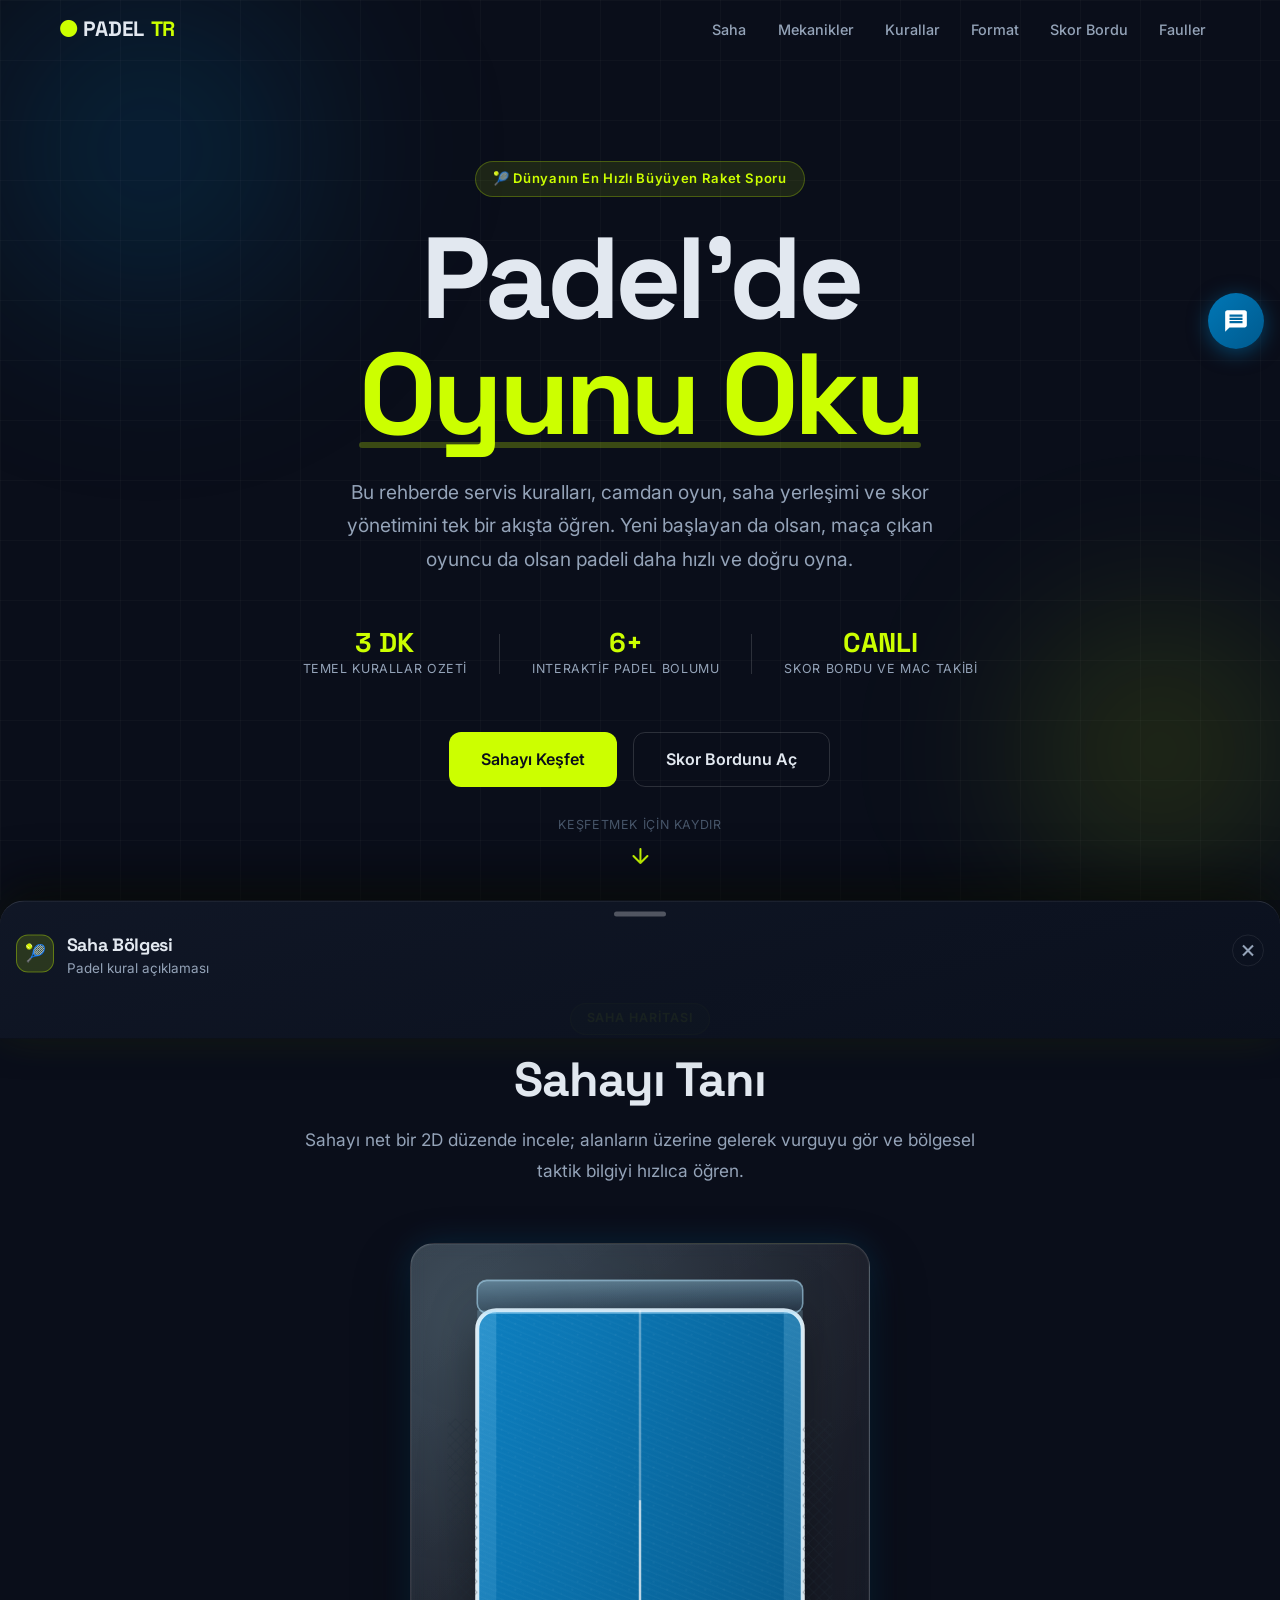
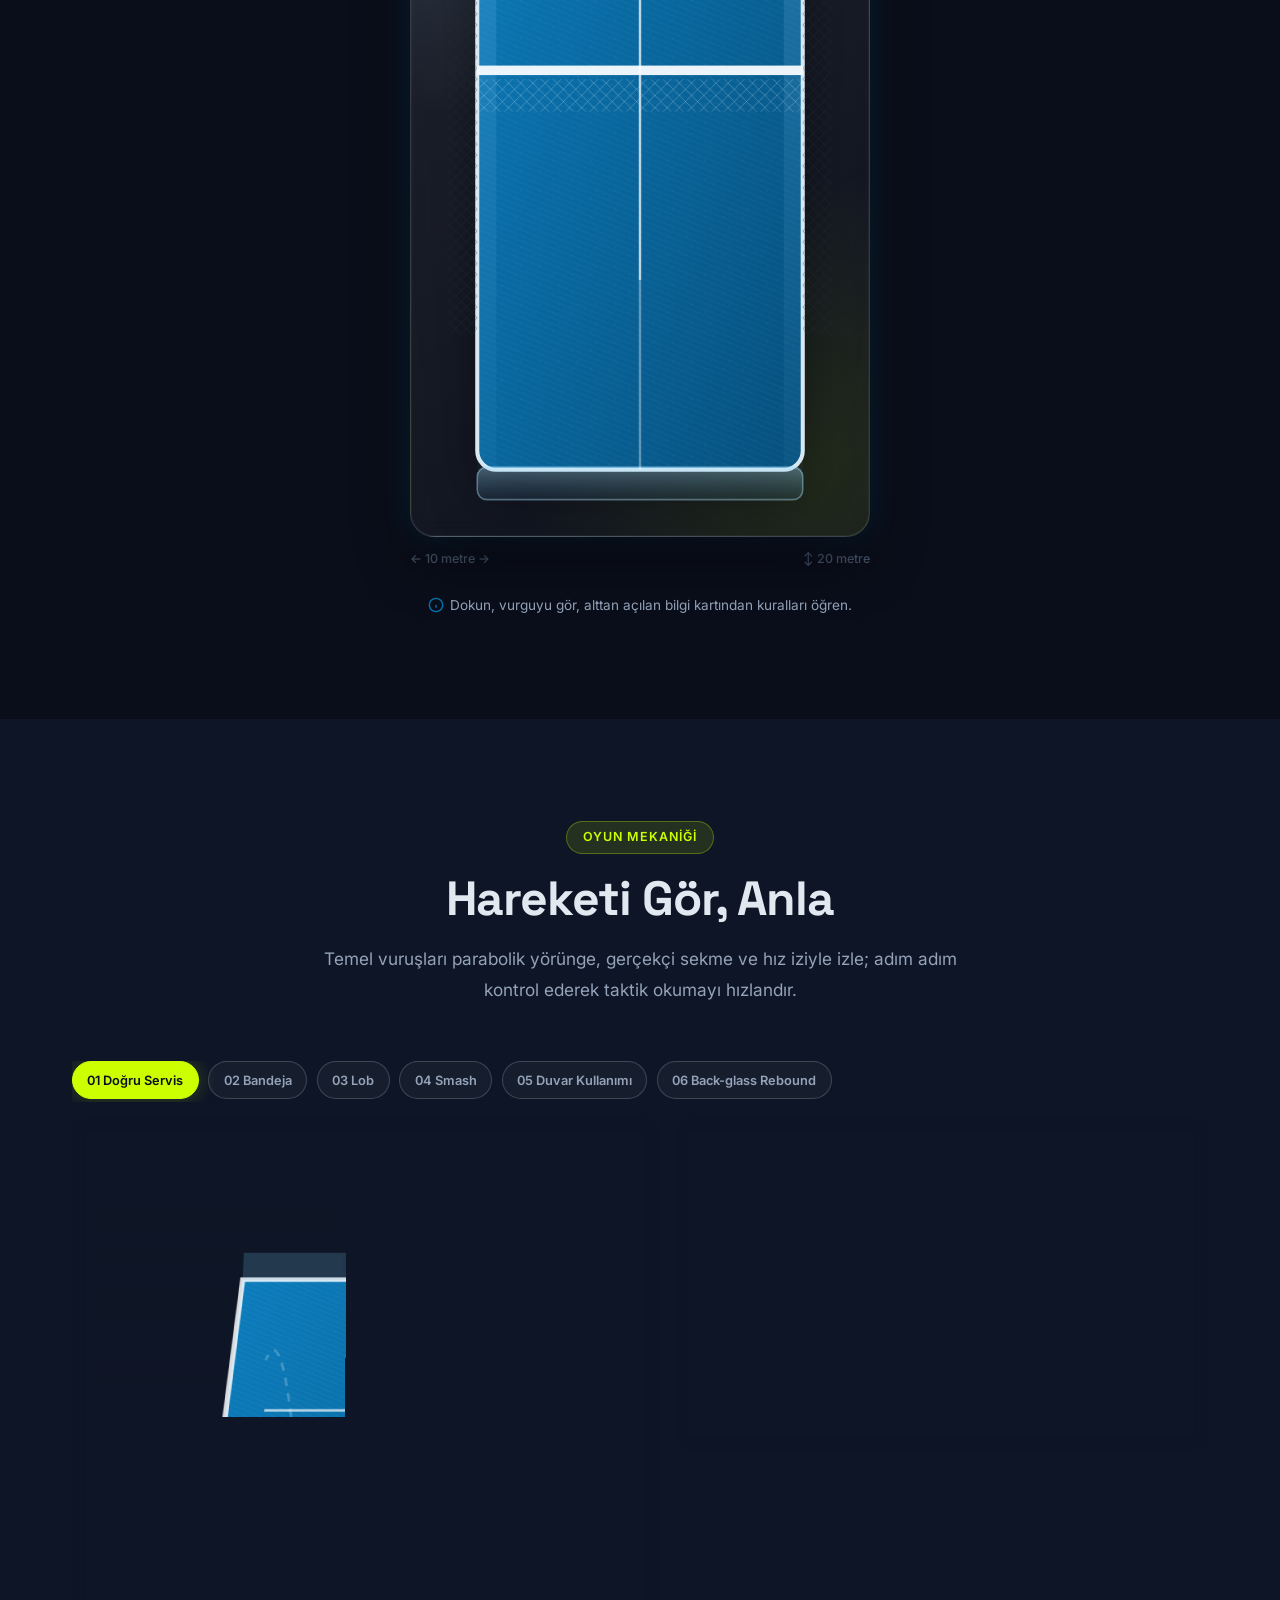
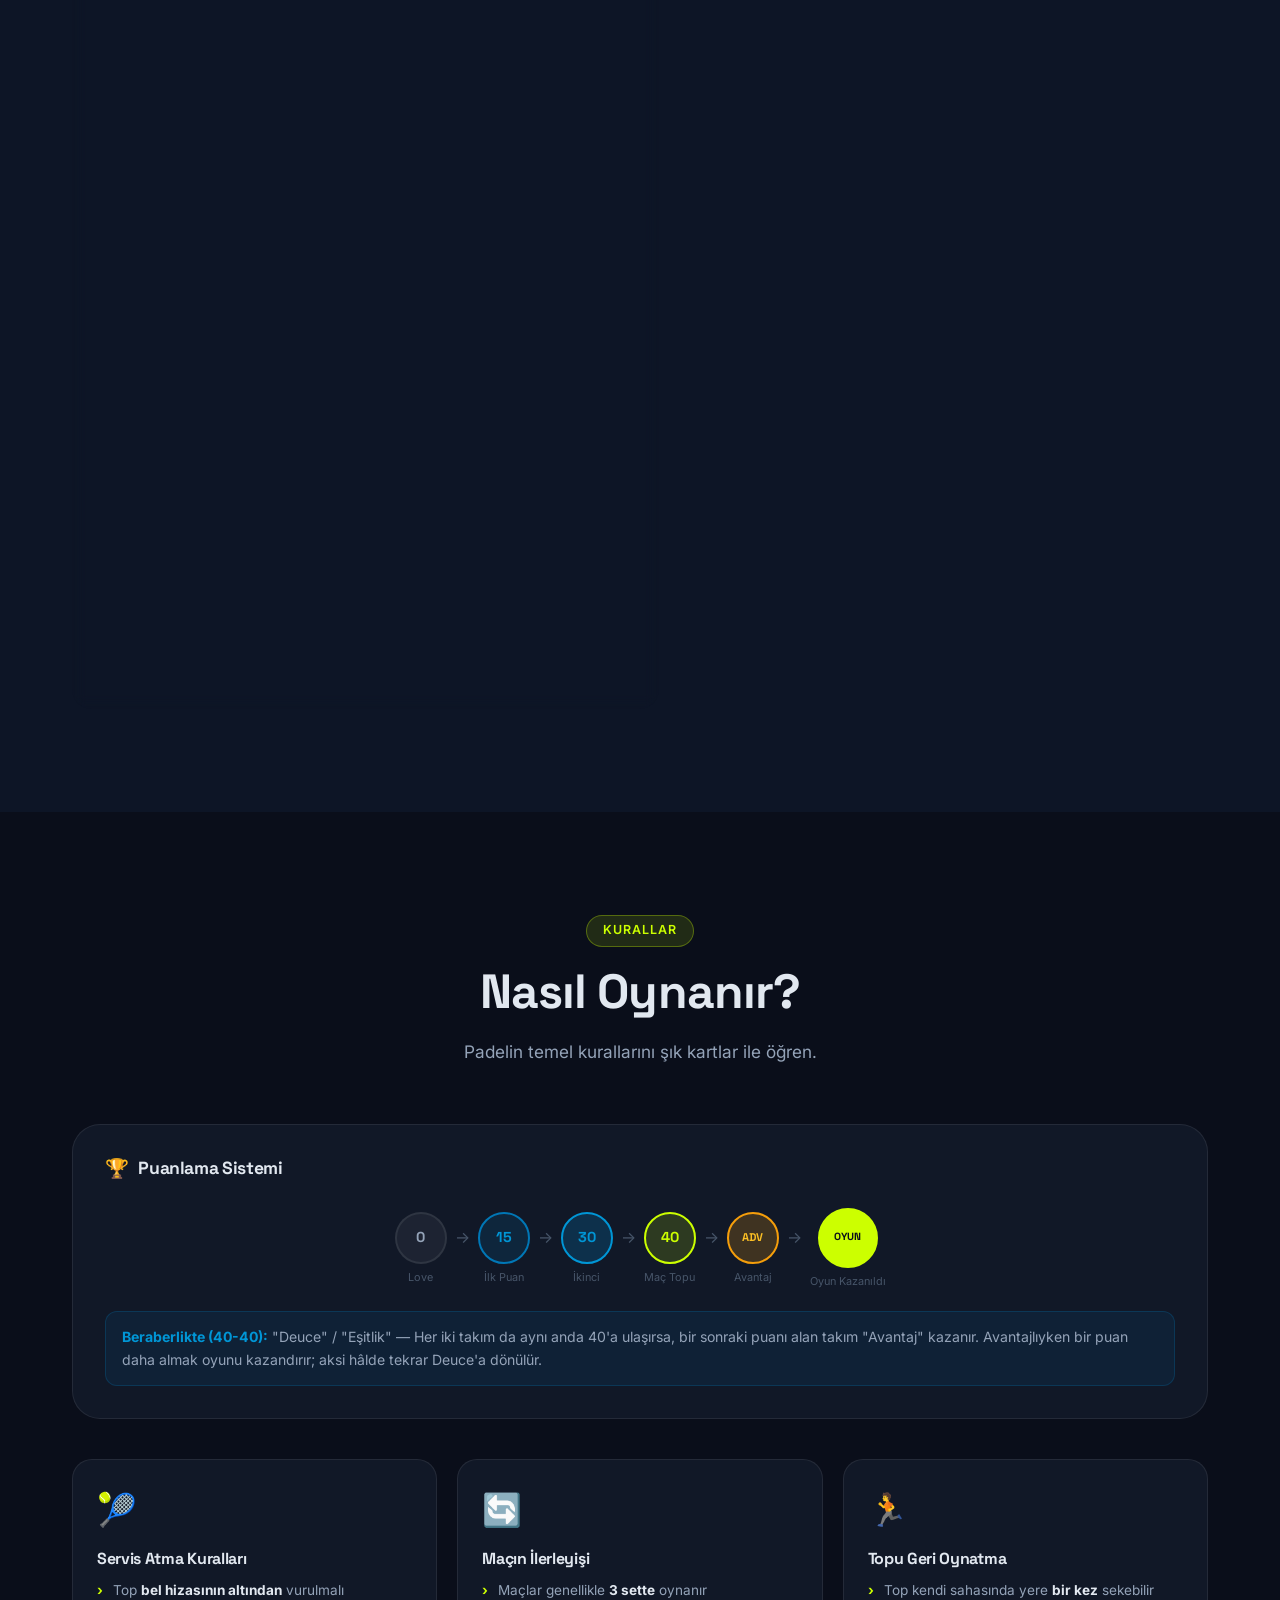
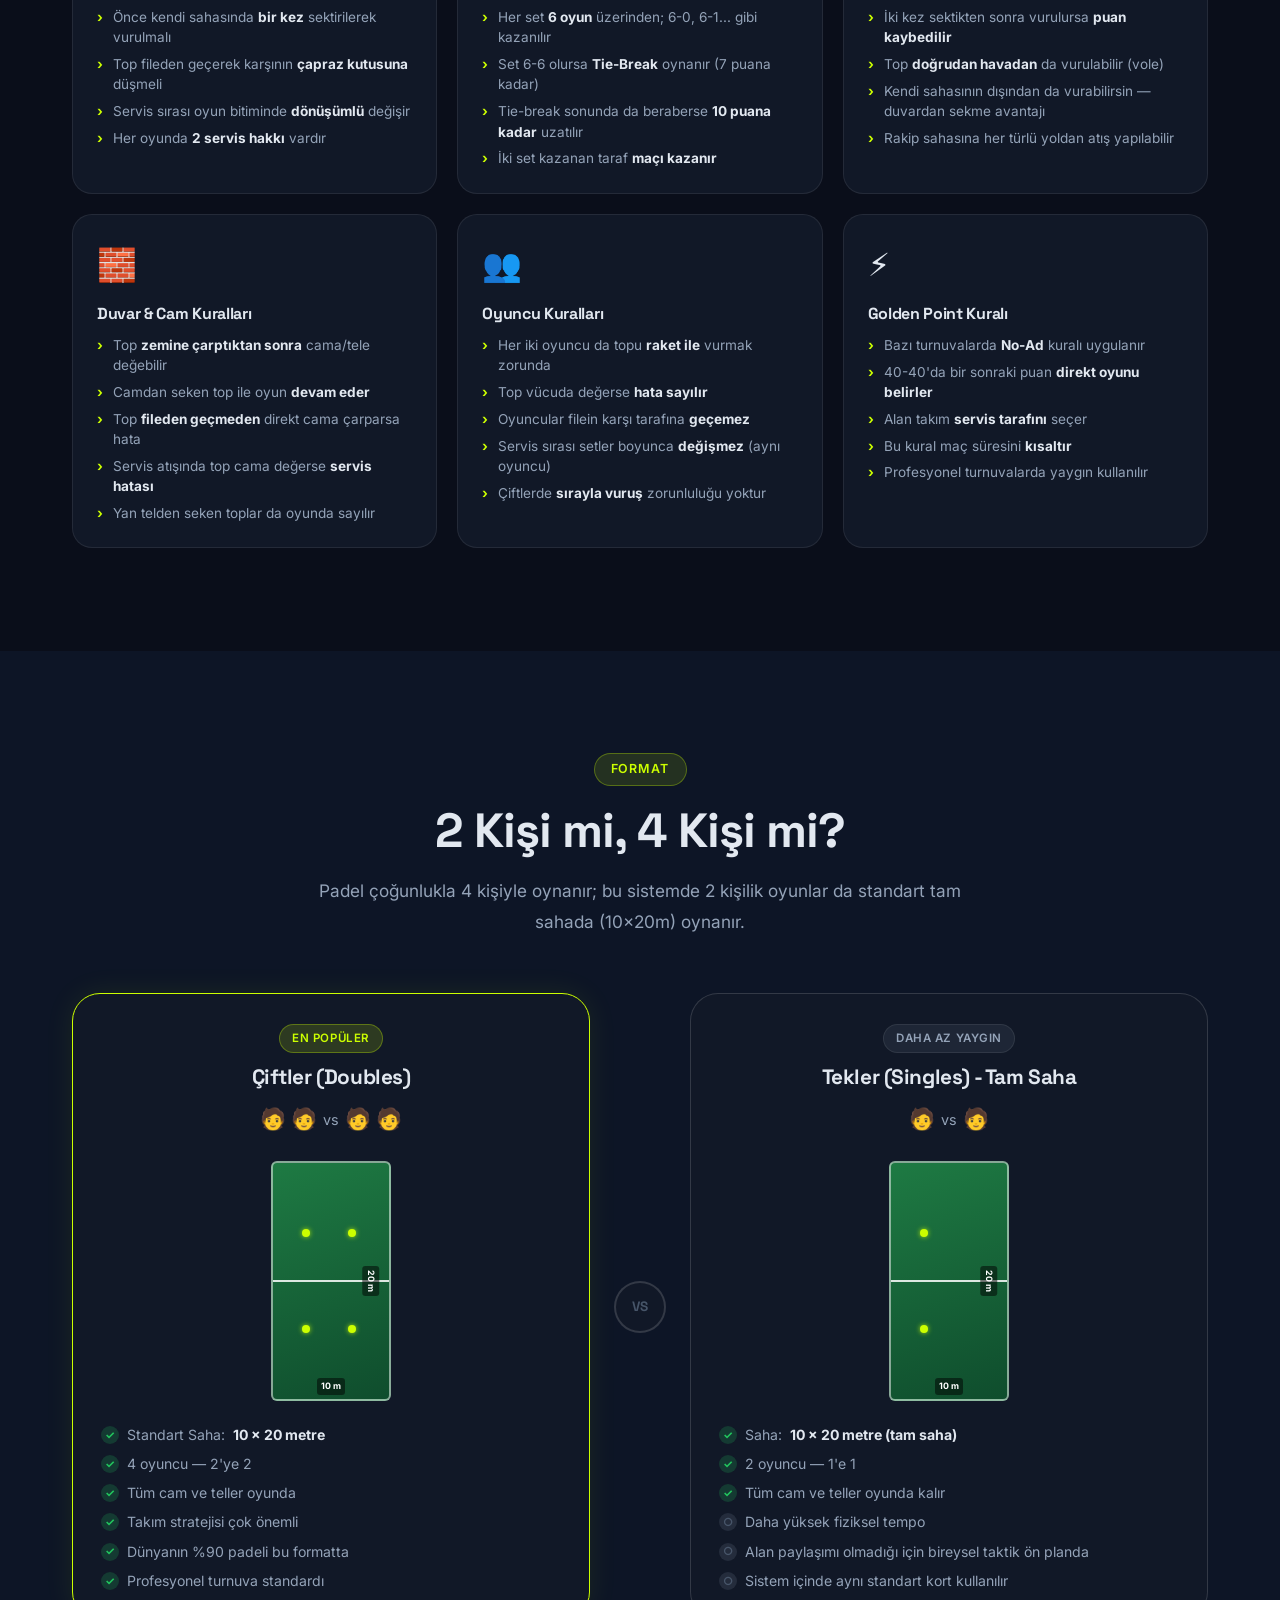
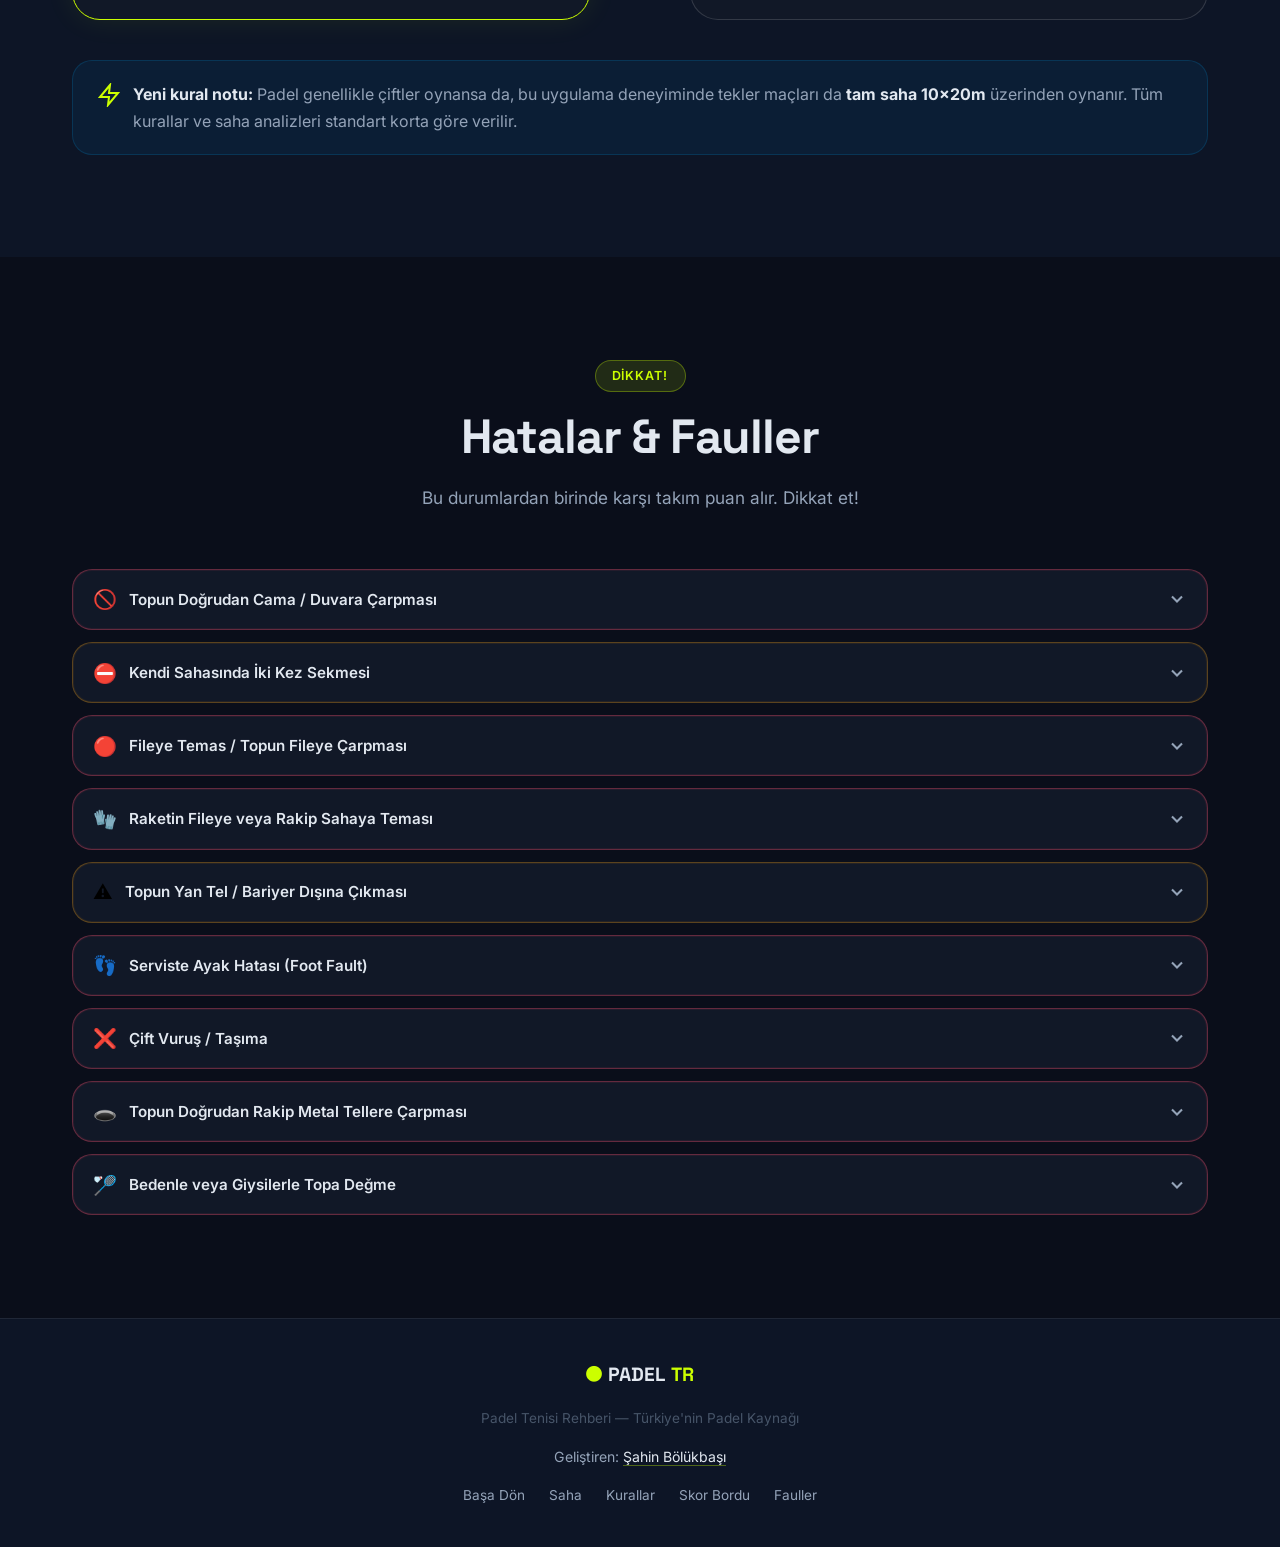
<file: index.html>
<!DOCTYPE html>
<html lang="tr">
<head>
  <meta charset="UTF-8" />
  <meta name="viewport" content="width=device-width, initial-scale=1.0" />
  <meta name="description" content="Padel Tenisi Rehberi — Kurallar, Saha Haritası, Oyun Mekaniği ve Daha Fazlası" />
  <title>İnteraktif Padel Tenisi Rehberi</title>
  <link rel="icon" type="image/svg+xml" href="data:image/svg+xml,%3Csvg xmlns='http://www.w3.org/2000/svg' viewBox='0 0 100 100'%3E%3Ctext y='0.9em' font-size='90'%3E%F0%9F%8E%BE%3C/text%3E%3C/svg%3E" />
  <link rel="stylesheet" href="style.css" />
  <link rel="preconnect" href="https://fonts.googleapis.com" />
  <link rel="preconnect" href="https://fonts.gstatic.com" crossorigin />
  <link href="https://fonts.googleapis.com/css2?family=Inter:wght@300;400;500;600;700;900&family=Space+Grotesk:wght@400;500;600;700&display=swap" rel="stylesheet" />
</head>
<body>

  <!-- ═══════════════════════════════════════════
       NAVIGATION
  ═══════════════════════════════════════════ -->
  <nav class="navbar" id="navbar">
    <div class="nav-inner">
      <a href="#hero" class="nav-logo">
        <span class="logo-ball">⬤</span>
        PADEL<span class="logo-accent">TR</span>
      </a>
      <button class="nav-toggle" id="navToggle" aria-label="Menüyü aç/kapat" aria-expanded="false" aria-controls="navLinks">
        <span></span><span></span><span></span>
      </button>
      <ul class="nav-links" id="navLinks">
        <li><a href="#court-map">Saha</a></li>
        <li><a href="#mechanics">Mekanikler</a></li>
        <li><a href="#rules">Kurallar</a></li>
        <li><a href="#formats">Format</a></li>
        <li><a href="scoreboard.html">Skor Bordu</a></li>
        <li><a href="#faults">Fauller</a></li>
      </ul>
    </div>
  </nav>

  <!-- ═══════════════════════════════════════════
       1. HERO BÖLÜMİ
  ═══════════════════════════════════════════ -->
  <section class="hero" id="hero">
    <div class="hero-bg">
      <div class="hero-orb hero-orb--1"></div>
      <div class="hero-orb hero-orb--2"></div>
      <div class="hero-grid-lines"></div>
    </div>
    <div class="hero-content">
      <div class="hero-badge">🎾 Dünyanın En Hızlı Büyüyen Raket Sporu</div>
      <h1 class="hero-title">
        Padel'de<br />
        <span class="hero-title--accent">Oyunu Oku</span>
      </h1>
      <p class="hero-subtitle">
        Bu rehberde servis kuralları, camdan oyun, saha yerleşimi ve skor yönetimini tek bir akışta öğren.
        Yeni başlayan da olsan, maça çıkan oyuncu da olsan padeli daha hızlı ve doğru oyna.
      </p>
      <div class="hero-stats">
        <div class="stat-item">
          <span class="stat-number">3 DK</span>
          <span class="stat-label">Temel Kurallar Ozeti</span>
        </div>
        <div class="stat-divider"></div>
        <div class="stat-item">
          <span class="stat-number">6+</span>
          <span class="stat-label">Interaktif Padel Bolumu</span>
        </div>
        <div class="stat-divider"></div>
        <div class="stat-item">
          <span class="stat-number">CANLI</span>
          <span class="stat-label">Skor Bordu ve Mac Takibi</span>
        </div>
      </div>
      <div class="hero-cta">
        <a href="#court-map" class="btn btn--primary">Sahayı Keşfet</a>
        <a href="scoreboard.html" class="btn btn--ghost">Skor Bordunu Aç</a>
      </div>
    </div>
    <div class="hero-scroll-hint">
      <span>Keşfetmek için kaydır</span>
      <div class="scroll-arrow">
        <svg width="24" height="24" viewBox="0 0 24 24" fill="none">
          <path d="M12 5v14M5 12l7 7 7-7" stroke="currentColor" stroke-width="2" stroke-linecap="round" stroke-linejoin="round"/>
        </svg>
      </div>
    </div>
  </section>

  <!-- ═══════════════════════════════════════════
       2. İNTERAKTİF SAHA HARİTASI
  ═══════════════════════════════════════════ -->
  <section class="section" id="court-map">
    <div class="container">
      <div class="section-header">
        <div class="section-tag">Saha Haritası</div>
        <h2 class="section-title">Sahayı Tanı</h2>
        <p class="section-desc">Sahayı net bir 2D düzende incele; alanların üzerine gelerek vurguyu gör ve bölgesel taktik bilgiyi hızlıca öğren.</p>
      </div>

      <div class="svg-court-panel">
        <div class="svg-court-wrap" id="svgCourtWrap">
          <svg class="svg-court" id="svgCourt" viewBox="0 0 320 640" role="img" aria-label="Padel sahası 2D üstten görünüm">
            <defs>
              <linearGradient id="courtSurfaceGrad" x1="0" y1="0" x2="1" y2="1">
                <stop offset="0%" stop-color="#0d7fc0" />
                <stop offset="40%" stop-color="#096ba4" />
                <stop offset="100%" stop-color="#064f7c" />
              </linearGradient>
              <linearGradient id="glassGradV" x1="0" y1="0" x2="0" y2="1">
                <stop offset="0%" stop-color="rgba(162,225,255,0.38)" />
                <stop offset="100%" stop-color="rgba(96,176,229,0.1)" />
              </linearGradient>
              <pattern id="monoFiber" width="8" height="8" patternUnits="userSpaceOnUse" patternTransform="rotate(22)">
                <rect width="8" height="8" fill="transparent" />
                <path d="M0 1 H8 M0 5 H8" stroke="rgba(190,240,255,0.07)" stroke-width="0.8" />
              </pattern>
              <pattern id="sandNoise" width="14" height="14" patternUnits="userSpaceOnUse">
                <circle cx="2" cy="2" r="0.7" fill="rgba(255,255,255,0.14)" />
                <circle cx="7" cy="5" r="0.6" fill="rgba(255,255,255,0.1)" />
                <circle cx="12" cy="8" r="0.8" fill="rgba(255,255,255,0.12)" />
                <circle cx="4" cy="11" r="0.55" fill="rgba(255,255,255,0.1)" />
              </pattern>
              <pattern id="meshPattern" width="8" height="8" patternUnits="userSpaceOnUse">
                <path d="M0 0 L8 8 M8 0 L0 8" stroke="rgba(33,44,56,0.52)" stroke-width="0.6" />
              </pattern>
              <pattern id="netPattern" width="9" height="9" patternUnits="userSpaceOnUse">
                <path d="M0 0 L9 9 M9 0 L0 9" stroke="rgba(244,250,255,0.46)" stroke-width="0.5" />
              </pattern>
              <filter id="zoneGlow" x="-80%" y="-80%" width="260%" height="260%">
                <feGaussianBlur stdDeviation="4" result="blur" />
                <feMerge>
                  <feMergeNode in="blur" />
                  <feMergeNode in="SourceGraphic" />
                </feMerge>
              </filter>
              <filter id="lineLift" x="-30%" y="-30%" width="160%" height="160%">
                <feDropShadow dx="0" dy="0.8" stdDeviation="0.7" flood-color="rgba(255,255,255,0.8)" flood-opacity="0.55" />
              </filter>
            </defs>
            <rect id="court-floor" class="court-zone" data-zone="court-floor" x="40" y="40" width="240" height="560" rx="14" fill="url(#courtSurfaceGrad)" stroke="rgba(240,250,255,0.92)" stroke-width="3" />
            <rect x="40" y="40" width="240" height="560" rx="14" fill="url(#monoFiber)" opacity="0.5" />
            <rect x="40" y="40" width="240" height="560" rx="14" fill="url(#sandNoise)" opacity="0.28" />

            <g class="back-glass court-zone" data-zone="back-panels">
              <rect x="40" y="18" width="240" height="24" rx="7" fill="url(#glassGradV)" stroke="rgba(180,230,255,0.55)" stroke-width="1.2" />
              <rect x="40" y="598" width="240" height="24" rx="7" fill="url(#glassGradV)" stroke="rgba(170,220,248,0.42)" stroke-width="1.2" />
            </g>

            <g class="side-mesh court-zone" data-zone="side-panels">
              <rect x="18" y="120" width="22" height="380" rx="5" fill="url(#meshPattern)" opacity="0.9" />
              <rect x="280" y="120" width="22" height="380" rx="5" fill="url(#meshPattern)" opacity="0.9" />
              <rect x="40" y="40" width="14" height="560" fill="url(#glassGradV)" opacity="0.55" />
              <rect x="266" y="40" width="14" height="560" fill="url(#glassGradV)" opacity="0.55" />
            </g>

            <line x1="40" y1="320" x2="280" y2="320" stroke="rgba(255,255,255,0.92)" stroke-width="3" filter="url(#lineLift)" />
            <line x1="40" y1="180" x2="280" y2="180" stroke="rgba(255,255,255,0.82)" stroke-width="2" filter="url(#lineLift)" />
            <line x1="40" y1="460" x2="280" y2="460" stroke="rgba(255,255,255,0.82)" stroke-width="2" filter="url(#lineLift)" />
            <line x1="160" y1="40" x2="160" y2="600" stroke="rgba(255,255,255,0.35)" stroke-width="1.8" />
            <line x1="160" y1="180" x2="160" y2="320" stroke="rgba(255,255,255,0.58)" stroke-width="1.7" />
            <line x1="160" y1="320" x2="160" y2="460" stroke="rgba(255,255,255,0.58)" stroke-width="1.7" />

            <g id="player-zone" class="court-zone" data-zone="player-zone">
              <rect x="92" y="448" width="136" height="152" rx="10" fill="transparent" />
            </g>

            <g class="service-boxes court-zone" data-zone="service-boxes">
              <rect x="40" y="40" width="120" height="140" rx="8" fill="transparent" />
              <rect x="160" y="40" width="120" height="140" rx="8" fill="transparent" />
              <rect x="40" y="460" width="120" height="140" rx="8" fill="transparent" />
              <rect x="160" y="460" width="120" height="140" rx="8" fill="transparent" />
            </g>

            <g id="net" class="court-zone" data-zone="net">
              <rect class="net-hit" x="40" y="302" width="240" height="34" rx="7" fill="transparent" />
              <rect x="40" y="312" width="240" height="24" fill="url(#netPattern)" opacity="0.72" />
              <rect x="40" y="302" width="240" height="7" fill="rgba(248,252,255,0.95)" />
            </g>
          </svg>
        </div>
        <div class="court-dimensions court-dimensions--svg">
          <span class="dim-width">← 10 metre →</span>
          <span class="dim-height">↕ 20 metre</span>
        </div>
      </div>

      <p class="court-hint">
        <svg width="16" height="16" viewBox="0 0 24 24" fill="none" stroke="currentColor" stroke-width="2"><circle cx="12" cy="12" r="10"/><path d="M12 16v-4M12 8h.01"/></svg>
        Dokun, vurguyu gör, alttan açılan bilgi kartından kuralları öğren.
      </p>
    </div>
  </section>

  <!-- ═══════════════════════════════════════════
       3. ANİMASYONLU OYUN MEKANİKLERİ
  ═══════════════════════════════════════════ -->
  <section class="section section--dark" id="mechanics">
    <div class="container">
      <div class="section-header">
        <div class="section-tag">Oyun Mekaniği</div>
        <h2 class="section-title">Hareketi Gör, Anla</h2>
        <p class="section-desc">Temel vuruşları parabolik yörünge, gerçekçi sekme ve hız iziyle izle; adım adım kontrol ederek taktik okumayı hızlandır.</p>
      </div>

      <div class="motion-lab" id="motionLab">
        <div class="motion-head">
          <div class="motion-tabs" role="tablist" aria-label="Padel vuruş animasyonları">
            <button class="motion-tab is-active" role="tab" data-motion="serve">01 Doğru Servis</button>
            <button class="motion-tab" role="tab" data-motion="bandeja">02 Bandeja</button>
            <button class="motion-tab" role="tab" data-motion="lob">03 Lob</button>
            <button class="motion-tab" role="tab" data-motion="smash">04 Smash</button>
            <button class="motion-tab" role="tab" data-motion="wall">05 Duvar Kullanımı</button>
            <button class="motion-tab" role="tab" data-motion="back-glass-rebound">06 Back-glass Rebound</button>
          </div>
        </div>

        <div class="motion-stage-card">
          <div class="motion-stage">
            <svg class="motion-svg" id="motionSvg" viewBox="0 0 320 640" aria-label="Animasyon sahnesi">
              <defs>
                <filter id="motionGlow" x="-60%" y="-60%" width="220%" height="220%">
                  <feGaussianBlur stdDeviation="4" result="blur" />
                  <feMerge>
                    <feMergeNode in="blur" />
                    <feMergeNode in="SourceGraphic" />
                  </feMerge>
                </filter>
                <radialGradient id="motionShadowGrad" cx="50%" cy="50%" r="50%">
                  <stop offset="0%" stop-color="rgba(6,10,18,0.58)" />
                  <stop offset="100%" stop-color="rgba(6,10,18,0.02)" />
                </radialGradient>
                <linearGradient id="motionCourtGrad" x1="0" y1="0" x2="1" y2="1">
                  <stop offset="0%" stop-color="#0d7fc0" />
                  <stop offset="100%" stop-color="#065887" />
                </linearGradient>
                <pattern id="motionFiber" width="8" height="8" patternUnits="userSpaceOnUse" patternTransform="rotate(24)">
                  <path d="M0 1 H8 M0 5 H8" stroke="rgba(200,242,255,0.08)" stroke-width="0.8" />
                </pattern>
              </defs>
              <polygon points="64,56 256,56 300,610 20,610" fill="url(#motionCourtGrad)" stroke="rgba(255,255,255,0.84)" stroke-width="4" />
              <polygon points="64,56 256,56 300,610 20,610" fill="url(#motionFiber)" opacity="0.7" />
              <line x1="56" y1="302" x2="264" y2="302" stroke="rgba(248,252,255,0.96)" stroke-width="6" opacity="0.85" />
              <line x1="84" y1="168" x2="278" y2="168" stroke="rgba(255,255,255,0.68)" stroke-width="2" />
              <line x1="42" y1="470" x2="288" y2="470" stroke="rgba(255,255,255,0.68)" stroke-width="2" />
              <line x1="160" y1="56" x2="160" y2="610" stroke="rgba(255,255,255,0.3)" stroke-width="2" />
              <polygon id="motionWallTop" points="64,32 256,32 256,56 64,56" fill="rgba(120,210,255,0.18)" />
              <polygon id="motionWallBottom" points="20,610 300,610 286,588 34,588" fill="rgba(120,210,255,0.14)" />
              <path id="motionPathGhost" d="" fill="none" stroke="rgba(255,255,255,0.22)" stroke-width="2" stroke-dasharray="7 6" />
              <g id="motionImpacts"></g>
              <g id="motionTrail"></g>
              <ellipse id="motionBallShadow" cx="160" cy="516" rx="10" ry="4.2" fill="url(#motionShadowGrad)" />
              <circle id="motionBall" cx="160" cy="500" r="8" fill="#ccff00" filter="url(#motionGlow)" />
              <g id="motionStriker">
                <!-- Player wrist/hand -->
                <circle cx="0" cy="0" r="5" fill="rgba(220,180,140,0.95)" />
                <!-- Arm to wrist -->
                <path d="M0 0 L-14 -10" stroke="rgba(200,160,120,0.9)" stroke-width="4.2" stroke-linecap="round" />
                <!-- Racket handle (thicker, angled) - padel style -->
                <rect x="2" y="-3.2" width="38" height="6.4" rx="3.2" fill="#c9956c" stroke="rgba(255,255,255,0.4)" stroke-width="1.2" />
                <!-- Racket head - larger, oval for padel (25-30 range) -->
                <ellipse cx="48" cy="0" rx="26" ry="21" fill="rgba(30,45,65,0.95)" stroke="rgba(240,248,255,0.98)" stroke-width="2.5" />
                <!-- Racket strings pattern - padel style grid -->
                <g stroke="rgba(200,220,255,0.75)" stroke-width="1.1" opacity="0.88">
                  <line x1="26" y1="-18" x2="70" y2="18" />
                  <line x1="26" y1="-12" x2="70" y2="12" />
                  <line x1="26" y1="-6" x2="70" y2="6" />
                  <line x1="26" y1="0" x2="70" y2="0" />
                  <line x1="26" y1="6" x2="70" y2="-6" />
                  <line x1="26" y1="12" x2="70" y2="-12" />
                  <line x1="26" y1="18" x2="70" y2="-18" />
                  <line x1="32" y1="-21" x2="64" y2="21" />
                  <line x1="40" y1="-21" x2="56" y2="21" />
                  <line x1="48" y1="-21" x2="48" y2="21" />
                  <line x1="56" y1="-21" x2="40" y2="21" />
                  <line x1="64" y1="-21" x2="32" y2="21" />
                </g>
                <!-- Swing arc indicator -->
                <path id="motionSwingArc" d="M2 -28 A42 42 0 0 1 2 28" fill="none" stroke="rgba(204,255,0,0.5)" stroke-width="2.2" stroke-linecap="round" opacity="0" />
              </g>
            </svg>
          </div>

          <div class="motion-controls">
            <button class="motion-btn" id="motionPrev" aria-label="Önceki adım">◀</button>
            <button class="btn btn--primary" id="motionPlay">Animasyonu Oyna</button>
            <button class="motion-btn" id="motionNext" aria-label="Sonraki adım">▶</button>
          </div>

          <div class="motion-progress-wrap">
            <input type="range" id="motionProgress" min="0" max="3" value="0" class="motion-progress" />
            <div class="motion-step-label" id="motionStepLabel">Adım 1</div>
          </div>

          <div class="motion-speed-wrap">
            <label for="motionSpeed" class="motion-speed-label">Animasyon Hızı</label>
            <input type="range" id="motionSpeed" class="motion-speed" min="0.5" max="2" step="0.1" value="1" />
            <div class="motion-speed-meta" id="motionSpeedMeta">Normal · 1.0x</div>
            <span class="motion-loop-timer" id="motionLoopTimer" aria-hidden="true"></span>
          </div>
        </div>

        <div class="motion-info-card">
          <h3 id="motionTitle">Doğru Servis</h3>
          <p id="motionDesc">Bel altı servis, çapraz kutuya düşüş ve camdan kontrollü sekme ile oyunu başlat.</p>
          <div class="motion-steps" id="motionSteps"></div>
        </div>
      </div>
    </div>
  </section>

  <!-- ═══════════════════════════════════════════
       4. KURALLAR VE OYNANIS
  ═══════════════════════════════════════════ -->
  <section class="section" id="rules">
    <div class="container">
      <div class="section-header">
        <div class="section-tag">Kurallar</div>
        <h2 class="section-title">Nasıl Oynanır?</h2>
        <p class="section-desc">Padelin temel kurallarını şık kartlar ile öğren.</p>
      </div>

      <!-- Puanlama Sistemi -->
      <div class="rules-block">
        <h3 class="rules-block-title">
          <span class="rules-icon">🏆</span>
          Puanlama Sistemi
        </h3>
        <div class="scoring-track">
          <div class="score-step">
            <div class="score-circle score-circle--0">0</div>
            <span>Love</span>
          </div>
          <div class="score-arrow">→</div>
          <div class="score-step">
            <div class="score-circle score-circle--15">15</div>
            <span>İlk Puan</span>
          </div>
          <div class="score-arrow">→</div>
          <div class="score-step">
            <div class="score-circle score-circle--30">30</div>
            <span>İkinci</span>
          </div>
          <div class="score-arrow">→</div>
          <div class="score-step">
            <div class="score-circle score-circle--40">40</div>
            <span>Maç Topu</span>
          </div>
          <div class="score-arrow">→</div>
          <div class="score-step">
            <div class="score-circle score-circle--adv">ADV</div>
            <span>Avantaj</span>
          </div>
          <div class="score-arrow">→</div>
          <div class="score-step">
            <div class="score-circle score-circle--game">OYUN</div>
            <span>Oyun Kazanıldı</span>
          </div>
        </div>
        <div class="scoring-note">
          <strong>Beraberlikte (40-40):</strong> "Deuce" / "Eşitlik" — Her iki takım da aynı anda 40'a ulaşırsa, bir sonraki puanı alan takım "Avantaj" kazanır. Avantajlıyken bir puan daha almak oyunu kazandırır; aksi hâlde tekrar Deuce'a dönülür.
        </div>
      </div>

      <!-- Kurallar Kartları -->
      <div class="rules-cards">

        <div class="rule-card" data-reveal>
          <div class="rule-card-icon">🎾</div>
          <h4>Servis Atma Kuralları</h4>
          <ul>
            <li>Top <strong>bel hizasının altından</strong> vurulmalı</li>
            <li>Önce kendi sahasında <strong>bir kez</strong> sektirilerek vurulmalı</li>
            <li>Top fileden geçerek karşının <strong>çapraz kutusuna</strong> düşmeli</li>
            <li>Servis sırası oyun bitiminde <strong>dönüşümlü</strong> değişir</li>
            <li>Her oyunda <strong>2 servis hakkı</strong> vardır</li>
          </ul>
        </div>

        <div class="rule-card" data-reveal>
          <div class="rule-card-icon">🔄</div>
          <h4>Maçın İlerleyişi</h4>
          <ul>
            <li>Maçlar genellikle <strong>3 sette</strong> oynanır</li>
            <li>Her set <strong>6 oyun</strong> üzerinden; 6-0, 6-1... gibi kazanılır</li>
            <li>Set 6-6 olursa <strong>Tie-Break</strong> oynanır (7 puana kadar)</li>
            <li>Tie-break sonunda da beraberse <strong>10 puana kadar</strong> uzatılır</li>
            <li>İki set kazanan taraf <strong>maçı kazanır</strong></li>
          </ul>
        </div>

        <div class="rule-card" data-reveal>
          <div class="rule-card-icon">🏃</div>
          <h4>Topu Geri Oynatma</h4>
          <ul>
            <li>Top kendi sahasında yere <strong>bir kez</strong> sekebilir</li>
            <li>İki kez sektikten sonra vurulursa <strong>puan kaybedilir</strong></li>
            <li>Top <strong>doğrudan havadan</strong> da vurulabilir (vole)</li>
            <li>Kendi sahasının dışından da vurabilirsin — duvardan sekme avantajı</li>
            <li>Rakip sahasına her türlü yoldan atış yapılabilir</li>
          </ul>
        </div>

        <div class="rule-card" data-reveal>
          <div class="rule-card-icon">🧱</div>
          <h4>Duvar & Cam Kuralları</h4>
          <ul>
            <li>Top <strong>zemine çarptıktan sonra</strong> cama/tele değebilir</li>
            <li>Camdan seken top ile oyun <strong>devam eder</strong></li>
            <li>Top <strong>fileden geçmeden</strong> direkt cama çarparsa hata</li>
            <li>Servis atışında top cama değerse <strong>servis hatası</strong></li>
            <li>Yan telden seken toplar da oyunda sayılır</li>
          </ul>
        </div>

        <div class="rule-card" data-reveal>
          <div class="rule-card-icon">👥</div>
          <h4>Oyuncu Kuralları</h4>
          <ul>
            <li>Her iki oyuncu da topu <strong>raket ile</strong> vurmak zorunda</li>
            <li>Top vücuda değerse <strong>hata sayılır</strong></li>
            <li>Oyuncular filein karşı tarafına <strong>geçemez</strong></li>
            <li>Servis sırası setler boyunca <strong>değişmez</strong> (aynı oyuncu)</li>
            <li>Çiftlerde <strong>sırayla vuruş</strong> zorunluluğu yoktur</li>
          </ul>
        </div>

        <div class="rule-card" data-reveal>
          <div class="rule-card-icon">⚡</div>
          <h4>Golden Point Kuralı</h4>
          <ul>
            <li>Bazı turnuvalarda <strong>No-Ad</strong> kuralı uygulanır</li>
            <li>40-40'da bir sonraki puan <strong>direkt oyunu belirler</strong></li>
            <li>Alan takım <strong>servis tarafını</strong> seçer</li>
            <li>Bu kural maç süresini <strong>kısaltır</strong></li>
            <li>Profesyonel turnuvalarda yaygın kullanılır</li>
          </ul>
        </div>

      </div>
    </div>
  </section>

  <!-- ═══════════════════════════════════════════
       5. SİNGLES VS DOUBLES
  ═══════════════════════════════════════════ -->
  <section class="section section--dark" id="formats">
    <div class="container">
      <div class="section-header">
        <div class="section-tag">Format</div>
        <h2 class="section-title">2 Kişi mi, 4 Kişi mi?</h2>
        <p class="section-desc">Padel çoğunlukla 4 kişiyle oynanır; bu sistemde 2 kişilik oyunlar da standart tam sahada (10×20m) oynanır.</p>
      </div>

      <div class="format-comparison">

        <!-- Doubles -->
        <div class="format-card format-card--doubles">
          <div class="format-card-header">
            <div class="format-badge format-badge--popular">En Popüler</div>
            <h3>Çiftler (Doubles)</h3>
            <div class="format-players">
              <div class="player-icon">🧑</div>
              <div class="player-icon">🧑</div>
              <span>vs</span>
              <div class="player-icon">🧑</div>
              <div class="player-icon">🧑</div>
            </div>
          </div>
          <div class="format-court-visual format-court-visual--doubles">
            <div class="fv-net"></div>
            <div class="fv-dim fv-dim--w">10 m</div>
            <div class="fv-dim fv-dim--h">20 m</div>
            <div class="fv-players">
              <div class="fv-player fv-player--1"></div>
              <div class="fv-player fv-player--2"></div>
              <div class="fv-player fv-player--3"></div>
              <div class="fv-player fv-player--4"></div>
            </div>
          </div>
          <ul class="format-features">
            <li class="feature--yes">
              <span class="fi">✓</span>
              Standart Saha: <strong>10 × 20 metre</strong>
            </li>
            <li class="feature--yes">
              <span class="fi">✓</span>
              4 oyuncu — 2'ye 2
            </li>
            <li class="feature--yes">
              <span class="fi">✓</span>
              Tüm cam ve teller oyunda
            </li>
            <li class="feature--yes">
              <span class="fi">✓</span>
              Takım stratejisi çok önemli
            </li>
            <li class="feature--yes">
              <span class="fi">✓</span>
              Dünyanın %90 padeli bu formatta
            </li>
            <li class="feature--yes">
              <span class="fi">✓</span>
              Profesyonel turnuva standardı
            </li>
          </ul>
        </div>

        <!-- vs divider -->
        <div class="format-vs">
          <div class="vs-circle">VS</div>
        </div>

        <!-- Singles on Full Court -->
        <div class="format-card format-card--singles">
          <div class="format-card-header">
            <div class="format-badge format-badge--singles">Daha Az Yaygın</div>
            <h3>Tekler (Singles) - Tam Saha</h3>
            <div class="format-players">
              <div class="player-icon">🧑</div>
              <span>vs</span>
              <div class="player-icon">🧑</div>
            </div>
          </div>
          <div class="format-court-visual format-court-visual--doubles">
            <div class="fv-net"></div>
            <div class="fv-dim fv-dim--w">10 m</div>
            <div class="fv-dim fv-dim--h">20 m</div>
            <div class="fv-players">
              <div class="fv-player fv-player--1"></div>
              <div class="fv-player fv-player--3"></div>
            </div>
          </div>
          <ul class="format-features">
            <li class="feature--yes">
              <span class="fi">✓</span>
              Saha: <strong>10 × 20 metre (tam saha)</strong>
            </li>
            <li class="feature--yes">
              <span class="fi">✓</span>
              2 oyuncu — 1'e 1
            </li>
            <li class="feature--yes"><span class="fi">✓</span>Tüm cam ve teller oyunda kalır</li>
            <li class="feature--note"><span class="fi">○</span>Daha yüksek fiziksel tempo</li>
            <li class="feature--note"><span class="fi">○</span>Alan paylaşımı olmadığı için bireysel taktik ön planda</li>
            <li class="feature--note"><span class="fi">○</span>Sistem içinde aynı standart kort kullanılır</li>
          </ul>
        </div>

      </div>

      <!-- Key difference callout -->
      <div class="format-callout">
        <svg width="24" height="24" viewBox="0 0 24 24" fill="none" stroke="currentColor" stroke-width="2"><polygon points="13 2 3 14 12 14 11 22 21 10 12 10 13 2"/></svg>
        <p><strong>Yeni kural notu:</strong> Padel genellikle çiftler oynansa da, bu uygulama deneyiminde tekler maçları da <strong>tam saha 10×20m</strong> üzerinden oynanır. Tüm kurallar ve saha analizleri standart korta göre verilir.</p>
      </div>

    </div>
  </section>

  <!-- ═══════════════════════════════════════════
       6. HATALAR VE CEZALAR (FAUL)
  ═══════════════════════════════════════════ -->
  <section class="section" id="faults">
    <div class="container">
      <div class="section-header">
        <div class="section-tag">Dikkat!</div>
        <h2 class="section-title">Hatalar & Fauller</h2>
        <p class="section-desc">Bu durumlardan birinde karşı takım puan alır. Dikkat et!</p>
      </div>

      <div class="faults-grid">

        <!-- Accordion item 1 -->
        <div class="fault-item fault-item--critical" data-accordion>
          <button class="fault-header" aria-expanded="false">
            <div class="fault-header-left">
              <span class="fault-icon">🚫</span>
              <span class="fault-title">Topun Doğrudan Cama / Duvara Çarpması</span>
            </div>
            <span class="fault-chevron">
              <svg width="20" height="20" viewBox="0 0 24 24" fill="none" stroke="currentColor" stroke-width="2.5"><path d="M6 9l6 6 6-6"/></svg>
            </span>
          </button>
          <div class="fault-body">
            <p>Top, fileyi geçtikten sonra rakip sahasında önce <strong>yere değmeden</strong> doğrudan arka cama veya yan duvara çarparsa, <strong>bu atış hata sayılır</strong> ve rakip puan alır.</p>
            <div class="fault-example">
              <span class="fault-example-wrong">✗ Yanlış:</span> File → Direkt cam → Puan kaybı
              <br />
              <span class="fault-example-right">✓ Doğru:</span> File → Zemin sekme → Cam → Oyun devam
            </div>
          </div>
        </div>

        <!-- Accordion item 2 -->
        <div class="fault-item fault-item--warning" data-accordion>
          <button class="fault-header" aria-expanded="false">
            <div class="fault-header-left">
              <span class="fault-icon">⛔</span>
              <span class="fault-title">Kendi Sahasında İki Kez Sekmesi</span>
            </div>
            <span class="fault-chevron">
              <svg width="20" height="20" viewBox="0 0 24 24" fill="none" stroke="currentColor" stroke-width="2.5"><path d="M6 9l6 6 6-6"/></svg>
            </span>
          </button>
          <div class="fault-body">
            <p>Rakipten gelen top kendi sahanızda iki kez yere değdiğinde topun <strong>oyun dışı</strong> sayılması gerekir. İlk sekeye kadar vurabilirsiniz; ikinci sekeden sonra vuramazsınız.</p>
            <div class="fault-example">
              <span class="fault-example-wrong">✗ Yanlış:</span> Top 2. kez yere değdi → vurdun → Puan kaybı
              <br />
              <span class="fault-example-right">✓ Doğru:</span> 1. sekeden hemen sonra vur
            </div>
          </div>
        </div>

        <!-- Accordion item 3 -->
        <div class="fault-item fault-item--critical" data-accordion>
          <button class="fault-header" aria-expanded="false">
            <div class="fault-header-left">
              <span class="fault-icon">🔴</span>
              <span class="fault-title">Fileye Temas / Topun Fileye Çarpması</span>
            </div>
            <span class="fault-chevron">
              <svg width="20" height="20" viewBox="0 0 24 24" fill="none" stroke="currentColor" stroke-width="2.5"><path d="M6 9l6 6 6-6"/></svg>
            </span>
          </button>
          <div class="fault-body">
            <p>Vurulan top fileye çarparsa ve karşıya geçemezse <strong>puan kaybedilir</strong>. Oyuncunun bedeninin veya raketinin file ile temas etmesi de hata sayılır.</p>
            <div class="fault-example">
              <span class="fault-example-wrong">✗ Yanlış:</span> Top file bandına çarptı, geçemedi → Hata
              <br />
              <span class="fault-example-right">✓ Özel:</span> Servis topunun file bandına değip karşıya geçmesi → Servis tekrarı (Let)
            </div>
          </div>
        </div>

        <!-- Accordion item 4 -->
        <div class="fault-item fault-item--critical" data-accordion>
          <button class="fault-header" aria-expanded="false">
            <div class="fault-header-left">
              <span class="fault-icon">🧤</span>
              <span class="fault-title">Raketin Fileye veya Rakip Sahaya Teması</span>
            </div>
            <span class="fault-chevron">
              <svg width="20" height="20" viewBox="0 0 24 24" fill="none" stroke="currentColor" stroke-width="2.5"><path d="M6 9l6 6 6-6"/></svg>
            </span>
          </button>
          <div class="fault-body">
            <p>Vuruş sırasında raketin fileye değmesi veya rakibin oyun alanına temas etmesi <strong>anlık ihlal</strong> kabul edilir. Puan doğrudan karşı takıma yazılır.</p>
            <div class="fault-example">
              <span class="fault-example-wrong">✗ Yanlış:</span> Smaç sonrası raket fileyi geçti, rakip sahaya değdi → Hata
              <br />
              <span class="fault-example-right">✓ Doğru:</span> Vuruş sonrası raket tamamen kendi tarafta kalmalı
            </div>
          </div>
        </div>

        <!-- Accordion item 5 -->
        <div class="fault-item fault-item--warning" data-accordion>
          <button class="fault-header" aria-expanded="false">
            <div class="fault-header-left">
              <span class="fault-icon">⚠️</span>
              <span class="fault-title">Topun Yan Tel / Bariyer Dışına Çıkması</span>
            </div>
            <span class="fault-chevron">
              <svg width="20" height="20" viewBox="0 0 24 24" fill="none" stroke="currentColor" stroke-width="2.5"><path d="M6 9l6 6 6-6"/></svg>
            </span>
          </button>
          <div class="fault-body">
            <p>Top sahanın sınırları dışına çıkarsa (yan tel üzerinden veya arka duvarın üstünden), o atış <strong>hata</strong> sayılır ve puan kaybedilir.</p>
            <div class="fault-example">
              <span class="fault-example-wrong">✗ Yanlış:</span> Top yan telin üstünden dışarı çıktı → Hata
              <br />
              <span class="fault-example-right">✓ Doğru:</span> Top tel içinde kalmalı, seken top geçerli
            </div>
          </div>
        </div>

        <!-- Accordion item 6 -->
        <div class="fault-item fault-item--critical" data-accordion>
          <button class="fault-header" aria-expanded="false">
            <div class="fault-header-left">
              <span class="fault-icon">👣</span>
              <span class="fault-title">Serviste Ayak Hatası (Foot Fault)</span>
            </div>
            <span class="fault-chevron">
              <svg width="20" height="20" viewBox="0 0 24 24" fill="none" stroke="currentColor" stroke-width="2.5"><path d="M6 9l6 6 6-6"/></svg>
            </span>
          </button>
          <div class="fault-body">
            <p>Servis anında oyuncunun ayağının çizgiye basması veya servis alanı dışına taşması <strong>ayak hatası</strong>dır. Servis geçersiz sayılır.</p>
            <div class="fault-example">
              <span class="fault-example-wrong">✗ Yanlış:</span> Servis vuruşunda arka çizgiye basıldı → Servis hatası
              <br />
              <span class="fault-example-right">✓ Doğru:</span> Vuruş anında iki ayak da çizgi gerisinde ve dengede
            </div>
          </div>
        </div>

        <!-- Accordion item 7 -->
        <div class="fault-item fault-item--critical" data-accordion>
          <button class="fault-header" aria-expanded="false">
            <div class="fault-header-left">
              <span class="fault-icon">❌</span>
              <span class="fault-title">Çift Vuruş / Taşıma</span>
            </div>
            <span class="fault-chevron">
              <svg width="20" height="20" viewBox="0 0 24 24" fill="none" stroke="currentColor" stroke-width="2.5"><path d="M6 9l6 6 6-6"/></svg>
            </span>
          </button>
          <div class="fault-body">
            <p>Top raketten iki kez vuruşu veya raket yüzeyinde taşınması <strong>hata</strong> sayılır. Her vuruş tek, temiz bir hareketle yapılmalıdır.</p>
            <div class="fault-example">
              <span class="fault-example-wrong">✗ Yanlış:</span> Aynı vuruşta topa iki kez değdi → Hata
              <br />
              <span class="fault-example-right">✓ Doğru:</span> Tek, temiz ve net vuruş
            </div>
          </div>
        </div>

        <!-- Accordion item 8 -->
        <div class="fault-item fault-item--critical" data-accordion>
          <button class="fault-header" aria-expanded="false">
            <div class="fault-header-left">
              <span class="fault-icon">🕳️</span>
              <span class="fault-title">Topun Doğrudan Rakip Metal Tellere Çarpması</span>
            </div>
            <span class="fault-chevron">
              <svg width="20" height="20" viewBox="0 0 24 24" fill="none" stroke="currentColor" stroke-width="2.5"><path d="M6 9l6 6 6-6"/></svg>
            </span>
          </button>
          <div class="fault-body">
            <p>Top rakip sahada zemine temas etmeden doğrudan metal tel bölgesine çarparsa atış geçersizdir ve <strong>hata</strong> kararı verilir.</p>
            <div class="fault-example">
              <span class="fault-example-wrong">✗ Yanlış:</span> File sonrası top direkt rakip tele çarptı → Puan kaybı
              <br />
              <span class="fault-example-right">✓ Doğru:</span> Önce zemin teması, sonra tel/cam sekmesi
            </div>
          </div>
        </div>

        <!-- Accordion item 9 -->
        <div class="fault-item fault-item--critical" data-accordion>
          <button class="fault-header" aria-expanded="false">
            <div class="fault-header-left">
              <span class="fault-icon">🏸</span>
              <span class="fault-title">Bedenle veya Giysilerle Topa Değme</span>
            </div>
            <span class="fault-chevron">
              <svg width="20" height="20" viewBox="0 0 24 24" fill="none" stroke="currentColor" stroke-width="2.5"><path d="M6 9l6 6 6-6"/></svg>
            </span>
          </button>
          <div class="fault-body">
            <p>Oyuncunun gövdesi, kolu veya giysileri topa değerse <strong>puan kaybedilir</strong>. Top sadece raket yüzeyi ile vurulabilir.</p>
            <div class="fault-example">
              <span class="fault-example-wrong">✗ Yanlış:</span> Top oyuncunun koluna değdi → Rakip puan alır
              <br />
              <span class="fault-example-right">✓ Doğru:</span> Sadece raket yüzeyi ile temas
            </div>
          </div>
        </div>

      </div>
    </div>
  </section>

  <!-- ═══════════════════════════════════════════
       FOOTER
  ═══════════════════════════════════════════ -->
  <footer class="footer">
    <div class="container">
      <div class="footer-inner">
        <div class="footer-brand">
          <span class="logo-ball">⬤</span>
          PADEL<span class="logo-accent">TR</span>
        </div>
        <p class="footer-copy">Padel Tenisi Rehberi &mdash; Türkiye'nin Padel Kaynağı</p>
        <p class="footer-credit">Geliştiren: <a class="credit-link" href="https://www.linkedin.com/in/sahinbolukbasi/" target="_blank" rel="noopener noreferrer">Şahin Bölükbaşı</a></p>
        <div class="footer-links">
          <a href="#hero">Başa Dön</a>
          <a href="#court-map">Saha</a>
          <a href="#rules">Kurallar</a>
          <a href="scoreboard.html">Skor Bordu</a>
          <a href="#faults">Fauller</a>
        </div>
      </div>
    </div>
  </footer>

  <!-- Mobile Bottom Sheet: Court Zone Details -->
  <div class="sheet-overlay" id="sheetOverlay"></div>
  <aside class="court-sheet" id="courtSheet" aria-hidden="true" aria-label="Saha bölgesi bilgi kartı">
    <div class="sheet-grabber"></div>
    <div class="sheet-header">
      <div class="sheet-icon" id="sheetIcon">🎾</div>
      <div>
        <h3 class="sheet-title" id="sheetTitle">Saha Bölgesi</h3>
        <p class="sheet-subtitle" id="sheetSubtitle">Padel kural açıklaması</p>
      </div>
      <button class="sheet-close" id="sheetClose" aria-label="Kartı kapat">
        <svg width="20" height="20" viewBox="0 0 24 24" fill="none" stroke="currentColor" stroke-width="2.5"><path d="M18 6 6 18M6 6l12 12"/></svg>
      </button>
    </div>
    <div class="sheet-body">
      <p class="sheet-desc" id="sheetDesc"></p>
      <ul class="sheet-rules" id="sheetRules"></ul>
    </div>
  </aside>

  <!-- ═══════════════════════════════════════════
       GEMINI AI CHAT WIDGET
  ═══════════════════════════════════════════ -->
  <div class="chat-widget" id="chatWidget">

    <!-- FAB Toggle Button -->
    <button class="chat-fab" id="chatFab" aria-label="AI Padel Asistanı">
      <svg class="chat-fab-icon chat-fab-icon--open" width="26" height="26" viewBox="0 0 24 24" fill="currentColor"><path d="M20 2H4c-1.1 0-2 .9-2 2v18l4-4h14c1.1 0 2-.9 2-2V4c0-1.1-.9-2-2-2zm-2 12H6v-2h12v2zm0-3H6V9h12v2zm0-3H6V6h12v2z"/></svg>
      <svg class="chat-fab-icon chat-fab-icon--close" width="24" height="24" viewBox="0 0 24 24" fill="none" stroke="currentColor" stroke-width="2.5" style="display:none"><path d="M18 6 6 18M6 6l12 12"/></svg>
      <span class="chat-fab-badge" id="chatFabBadge" style="display:none">!</span>
    </button>

    <!-- Chat Window -->
    <div class="chat-window" id="chatWindow" aria-hidden="true">

      <!-- Header -->
      <div class="cw-header">
        <div class="cw-header-left">
          <div class="cw-avatar">
            <svg width="20" height="20" viewBox="0 0 24 24" fill="currentColor"><path d="M12 2C6.48 2 2 6.48 2 12s4.48 10 10 10 10-4.48 10-10S17.52 2 12 2zm-2 15l-5-5 1.41-1.41L10 14.17l7.59-7.59L19 8l-9 9z"/></svg>
          </div>
          <div>
            <div class="cw-title">Padel AI Asistanı</div>
            <div class="cw-subtitle" id="cwSubtitle">API anahtarı gerekli</div>
          </div>
        </div>
        <button class="cw-close" id="chatClose" aria-label="Kapat">
          <svg width="18" height="18" viewBox="0 0 24 24" fill="none" stroke="currentColor" stroke-width="2.5"><path d="M18 6 6 18M6 6l12 12"/></svg>
        </button>
      </div>

      <!-- API Key Panel -->
      <div class="cw-apikey-panel" id="cwApikeyPanel">
        <div class="cw-apikey-icon">🔑</div>
        <h4>Gemini API Anahtarı</h4>
        <p>AI asistanını aktif etmek için Google AI Studio'dan ücretsiz API anahtarı girin.</p>
        <div class="cw-apikey-field">
          <input
            type="password"
            id="cwApiKeyInput"
            placeholder="AIza... API Anahtarınız"
            autocomplete="off"
            spellcheck="false"
          />
          <button class="cw-apikey-save" id="cwApiKeySave">Kaydet</button>
        </div>
        <div class="cw-apikey-hint">
          <a href="https://aistudio.google.com/app/apikey" target="_blank" rel="noopener noreferrer">→ Ücretsiz API anahtarı al (aistudio.google.com)</a>
        </div>
      </div>

      <!-- Messages -->
      <div class="cw-messages" id="cwMessages" role="log" aria-live="polite">
        <div class="cw-msg cw-msg--bot">
          <div class="cw-msg-avatar">🤖</div>
          <div class="cw-msg-bubble">
            Merhaba! Ben Padel AI Asistanı. Padel kuralları, teknikler ve stratejiler hakkında her soruyu yanıtlarım. Ne öğrenmek istersiniz? 🎾
          </div>
        </div>
      </div>

      <!-- API key change bar -->
      <div class="cw-keybar" id="cwKeybar" style="display:none">
        <svg width="11" height="11" viewBox="0 0 24 24" fill="currentColor"><path d="M18 8h-1V6c0-2.76-2.24-5-5-5S7 3.24 7 6v2H6c-1.1 0-2 .9-2 2v10c0 1.1.9 2 2 2h12c1.1 0 2-.9 2-2V10c0-1.1-.9-2-2-2zm-6 9c-1.1 0-2-.9-2-2s.9-2 2-2 2 .9 2 2-.9 2-2 2zm3.1-9H8.9V6c0-1.71 1.39-3.1 3.1-3.1 1.71 0 3.1 1.39 3.1 3.1v2z"/></svg>
        API anahtarı ayarlı
        <button class="cw-keybar-change" id="cwKeybarChange">Değiştir</button>
      </div>

      <!-- Input area -->
      <div class="cw-input-area">
        <textarea
          id="cwInput"
          class="cw-textarea"
          placeholder="Padel hakkında bir soru sor..."
          rows="1"
          disabled
          aria-label="Mesaj yaz"
        ></textarea>
        <button class="cw-send" id="cwSend" disabled aria-label="Mesajı gönder">
          <svg width="18" height="18" viewBox="0 0 24 24" fill="currentColor"><path d="M2.01 21L23 12 2.01 3 2 10l15 2-15 2z"/></svg>
        </button>
      </div>

    </div>
  </div>

  <script src="script.js"></script>
</body>
</html>
</file>
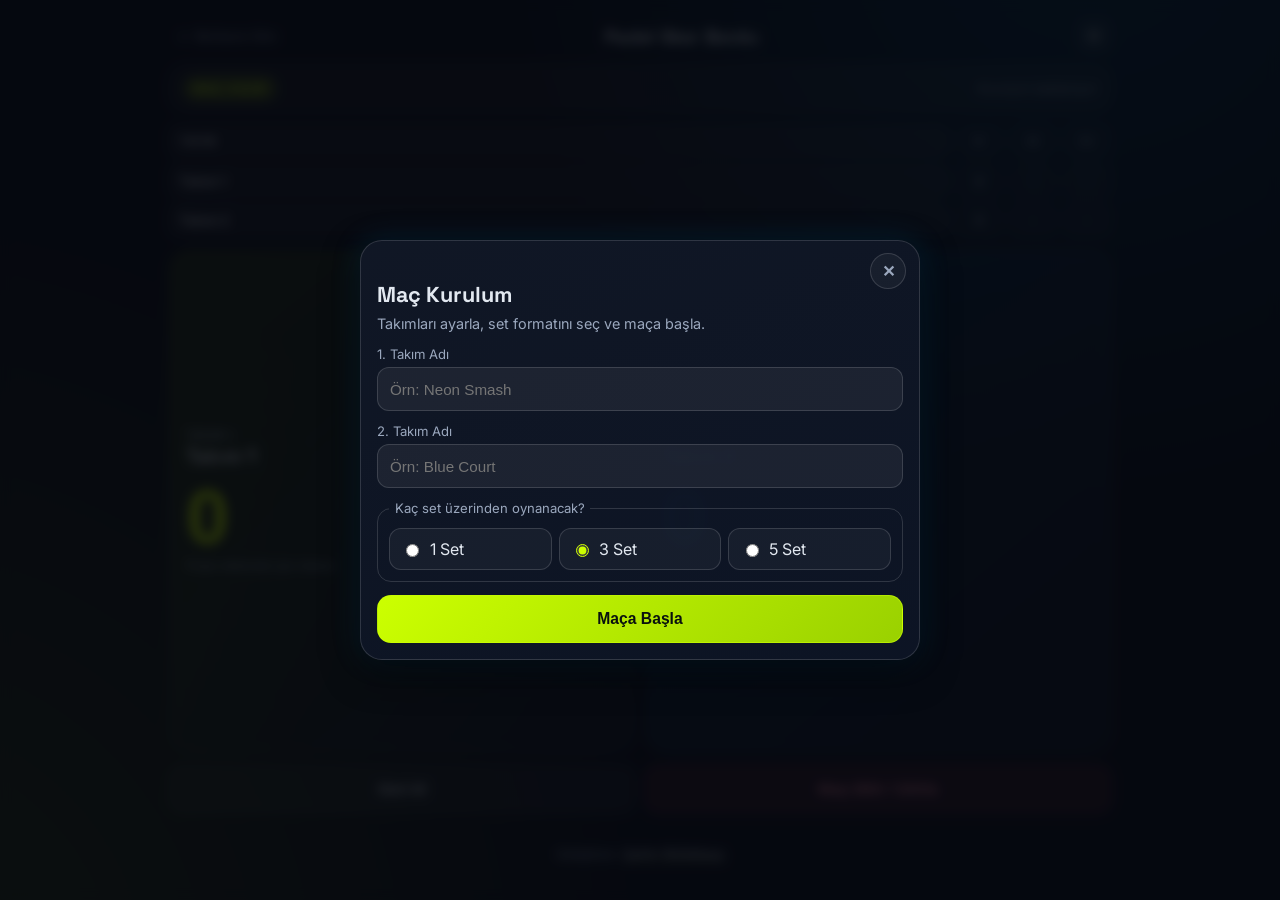
<file: scoreboard.html>
<!DOCTYPE html>
<html lang="tr">
<head>
  <meta charset="UTF-8" />
  <meta name="viewport" content="width=device-width, initial-scale=1.0, viewport-fit=cover" />
  <meta name="description" content="Padel Skor Bord Uygulaması - Mobil Uyumlu" />
  <title>Padel Tenisi Rehberi & Skor Bord</title>
  <link rel="icon" type="image/svg+xml" href="data:image/svg+xml,%3Csvg xmlns='http://www.w3.org/2000/svg' viewBox='0 0 100 100'%3E%3Ctext y='0.9em' font-size='90'%3E%F0%9F%8E%BE%3C/text%3E%3C/svg%3E" />
  <link rel="preconnect" href="https://fonts.googleapis.com" />
  <link rel="preconnect" href="https://fonts.gstatic.com" crossorigin />
  <link href="https://fonts.googleapis.com/css2?family=Inter:wght@400;500;600;700;800;900&family=Space+Grotesk:wght@500;600;700&display=swap" rel="stylesheet" />
  <link rel="stylesheet" href="scoreboard.css" />
</head>
<body>
  <main class="app" id="app">
    <header class="topbar">
      <a class="back-link" href="index.html" aria-label="Ana sayfaya dön">← Rehbere Dön</a>
      <h1>Padel Skor Bordu</h1>
      <button class="icon-btn" id="btnOpenSetup" title="Maç ayarlarını aç" aria-label="Ayarlar">⚙</button>
    </header>

    <section class="status-strip" id="statusStrip">
      <div class="status-pill" id="statusText">Maç Hazır</div>
      <div class="meta" id="metaText">Kurulum bekleniyor</div>
    </section>

    <section class="sets-board" id="setsBoard" aria-live="polite"></section>

    <section class="score-zone" id="scoreZone">
      <button class="team-panel team-panel--a" id="teamAButton" aria-label="Takım 1 puan ekle">
        <div class="team-head">
          <span class="team-tag">TAKIM 1</span>
          <h2 id="teamAName">Takım 1</h2>
        </div>
        <div class="live-score" id="teamALive">0</div>
        <p class="hint">Puan eklemek için dokun</p>
      </button>

      <button class="team-panel team-panel--b" id="teamBButton" aria-label="Takım 2 puan ekle">
        <div class="team-head">
          <span class="team-tag">TAKIM 2</span>
          <h2 id="teamBName">Takım 2</h2>
        </div>
        <div class="live-score" id="teamBLive">0</div>
        <p class="hint">Puan eklemek için dokun</p>
      </button>
    </section>

    <footer class="control-bar">
      <button class="control-btn control-btn--ghost" id="btnUndo">Geri Al</button>
      <button class="control-btn control-btn--danger" id="btnReset">Maçı Bitir / Sıfırla</button>
    </footer>

    <footer class="app-footer">
      <p>Geliştiren: <a class="credit-link" href="https://www.linkedin.com/in/sahinbolukbasi/" target="_blank" rel="noopener noreferrer">Şahin Bölükbaşı</a></p>
    </footer>
  </main>

  <section class="setup-screen is-open" id="setupScreen" aria-modal="true" role="dialog" aria-label="Maç Kurulum">
    <div class="setup-card">
      <button class="setup-close-btn" id="btnSetupClose" type="button" aria-label="Ana sayfaya dön">✕</button>
      <h2>Maç Kurulum</h2>
      <p class="setup-desc">Takımları ayarla, set formatını seç ve maça başla.</p>

      <label class="field">
        <span>1. Takım Adı</span>
        <input id="inputTeamA" type="text" maxlength="26" placeholder="Örn: Neon Smash" />
      </label>

      <label class="field">
        <span>2. Takım Adı</span>
        <input id="inputTeamB" type="text" maxlength="26" placeholder="Örn: Blue Court" />
      </label>

      <fieldset class="format-group">
        <legend>Kaç set üzerinden oynanacak?</legend>
        <div class="format-options" id="formatOptions">
          <label><input type="radio" name="matchFormat" value="1" /> <span>1 Set</span></label>
          <label><input type="radio" name="matchFormat" value="3" checked /> <span>3 Set</span></label>
          <label><input type="radio" name="matchFormat" value="5" /> <span>5 Set</span></label>
        </div>
      </fieldset>

      <button class="start-btn" id="btnStartMatch">Maça Başla</button>
    </div>
  </section>

  <section class="winner-screen" id="winnerScreen" aria-live="assertive" aria-hidden="true">
    <canvas id="confettiCanvas"></canvas>
    <div class="winner-card">
      <h2>Kazanan</h2>
      <p id="winnerName">Takım</p>
      <button class="start-btn" id="btnNewMatch">Yeni Maç Başlat</button>
    </div>
  </section>

  <script src="scoreboard.js"></script>
</body>
</html>
</file>
<file: style.css>
/* ═══════════════════════════════════════════════════════════════
   PADEL TENİSİ REHBERİ — style.css
   Modern Dark Theme | Vanilla CSS | Mobile-First Responsive
═══════════════════════════════════════════════════════════════ */

/* ─── 1. CSS Custom Properties ──────────────────────────────── */
:root {
  /* Colors */
  --bg-dark:       #0a0e1a;
  --bg-card:       #111827;
  --bg-card-hover: #1a2435;
  --bg-alt:        #0d1526;
  --primary:       #0077b6;
  --primary-dark:  #005a8e;
  --primary-light: #0096d6;
  --accent:        #ccff00;
  --accent-dark:   #a3cc00;
  --accent-glow:   rgba(204, 255, 0, 0.25);
  --danger:        #ff3d5a;
  --danger-bg:     rgba(255, 61, 90, 0.1);
  --success:       #22c55e;
  --warning:       #f59e0b;
  --text:          #e2e8f0;
  --text-muted:    #94a3b8;
  --text-faint:    #475569;
  --border:        rgba(255,255,255,0.08);
  --border-strong: rgba(255,255,255,0.14);

  /* Court Colors */
  --court-surface: #1a6b3c;
  --court-lines:   rgba(255,255,255,0.85);
  --court-glass:   rgba(100, 200, 255, 0.15);

  /* Typography */
  --font-sans:     'Inter', system-ui, -apple-system, sans-serif;
  --font-display:  'Space Grotesk', 'Inter', sans-serif;

  /* Spacing */
  --section-py:    6rem;
  --container-max: 1200px;
  --radius-sm:     6px;
  --radius-md:     12px;
  --radius-lg:     20px;
  --radius-xl:     28px;

  /* Shadows */
  --shadow-card:   0 4px 24px rgba(0,0,0,0.4);
  --shadow-glow:   0 0 40px rgba(204,255,0,0.15);
  --shadow-blue:   0 0 40px rgba(0,119,182,0.2);

  /* Transitions */
  --transition:    0.25s cubic-bezier(0.4, 0, 0.2, 1);
  --transition-slow: 0.4s cubic-bezier(0.4, 0, 0.2, 1);
}

/* ─── 2. Reset & Base ────────────────────────────────────────── */
*, *::before, *::after {
  box-sizing: border-box;
  margin: 0;
  padding: 0;
}

html {
  scroll-behavior: smooth;
  font-size: 16px;
}

body {
  font-family: var(--font-sans);
  background-color: var(--bg-dark);
  color: var(--text);
  line-height: 1.65;
  overflow-x: hidden;
  -webkit-font-smoothing: antialiased;
}

body.nav-open,
body.sheet-open {
  overflow: hidden;
}

img, video, svg { max-width: 100%; display: block; }

a {
  color: inherit;
  text-decoration: none;
}

ul { list-style: none; }

button {
  font-family: inherit;
  cursor: pointer;
  border: none;
  background: none;
}

/* ─── 3. Utility Classes ─────────────────────────────────────── */
.container {
  width: 100%;
  max-width: var(--container-max);
  margin: 0 auto;
  padding: 0 1.25rem;
}

@media (min-width: 640px)  { .container { padding: 0 1.5rem; } }
@media (min-width: 1024px) { .container { padding: 0 2rem; } }

/* ─── 4. Typography ──────────────────────────────────────────── */
h1, h2, h3, h4, h5 {
  font-family: var(--font-display);
  font-weight: 700;
  line-height: 1.2;
  letter-spacing: -0.02em;
}

/* ─── 5. Buttons ──────────────────────────────────────────────── */
.btn {
  display: inline-flex;
  align-items: center;
  gap: 0.5rem;
  padding: 0.75rem 1.5rem;
  border-radius: var(--radius-md);
  font-weight: 600;
  font-size: 0.95rem;
  transition: var(--transition);
  white-space: nowrap;
  position: relative;
  overflow: hidden;
}

.btn--primary {
  background: var(--accent);
  color: #0a0e1a;
}
.btn--primary:hover {
  background: var(--accent-dark);
  transform: translateY(-2px);
  box-shadow: 0 8px 24px rgba(204,255,0,0.35);
}
.btn--primary:active { transform: translateY(0); }

.btn--ghost {
  border: 1.5px solid var(--border-strong);
  color: var(--text);
  background: transparent;
}
.btn--ghost:hover {
  border-color: var(--accent);
  color: var(--accent);
  transform: translateY(-2px);
}

.btn--anim {
  width: 100%;
  justify-content: center;
  margin-top: 1rem;
  font-size: 1rem;
  padding: 0.875rem 1.5rem;
}
.btn--anim.is-playing {
  background: var(--primary);
  color: white;
  box-shadow: 0 0 20px rgba(0,119,182,0.4);
}

/* ─── 6. Section Layouts ─────────────────────────────────────── */
.section {
  padding: var(--section-py) 0;
}
.section--dark {
  background-color: var(--bg-alt);
}

.section-header {
  text-align: center;
  margin-bottom: 3.5rem;
}

.section-tag {
  display: inline-block;
  background: rgba(204,255,0,0.12);
  color: var(--accent);
  border: 1px solid rgba(204,255,0,0.3);
  border-radius: 100px;
  padding: 0.3rem 1rem;
  font-size: 0.78rem;
  font-weight: 600;
  letter-spacing: 0.08em;
  text-transform: uppercase;
  margin-bottom: 1rem;
}

.section-title {
  font-size: clamp(1.9rem, 4vw, 3rem);
  color: var(--text);
  margin-bottom: 1rem;
}

.section-desc {
  color: var(--text-muted);
  font-size: 1.05rem;
  max-width: 560px;
  margin: 0 auto;
}

/* ─── 7. Navbar ──────────────────────────────────────────────── */
.navbar {
  position: fixed;
  top: 0;
  left: 0;
  right: 0;
  z-index: 1000;
  padding: 0.75rem 0;
  transition: var(--transition);
}

.navbar.is-scrolled {
  background: rgba(10, 14, 26, 0.92);
  backdrop-filter: blur(16px);
  -webkit-backdrop-filter: blur(16px);
  border-bottom: 1px solid var(--border);
  box-shadow: 0 4px 20px rgba(0,0,0,0.3);
}

.nav-inner {
  max-width: var(--container-max);
  margin: 0 auto;
  padding: 0 1.25rem;
  display: flex;
  align-items: center;
  justify-content: space-between;
  gap: 2rem;
}

.nav-logo {
  font-family: var(--font-display);
  font-size: 1.3rem;
  font-weight: 900;
  letter-spacing: -0.01em;
  display: flex;
  align-items: center;
  gap: 0.4rem;
  color: var(--text);
}

.logo-ball { color: var(--accent); font-size: 0.6em; }
.logo-accent { color: var(--accent); }

.nav-links {
  display: flex;
  gap: 0.25rem;
  align-items: center;
}

.nav-links a {
  padding: 0.4rem 0.85rem;
  font-size: 0.9rem;
  font-weight: 500;
  color: var(--text-muted);
  border-radius: var(--radius-sm);
  transition: var(--transition);
}
.nav-links a:hover {
  color: var(--accent);
  background: rgba(204,255,0,0.08);
}

.nav-toggle {
  display: none;
  flex-direction: column;
  gap: 5px;
  padding: 4px;
}
.nav-toggle span {
  display: block;
  width: 24px;
  height: 2px;
  background: var(--text);
  border-radius: 2px;
  transition: var(--transition);
}
.nav-toggle.is-open span:nth-child(1) { transform: translateY(7px) rotate(45deg); }
.nav-toggle.is-open span:nth-child(2) { opacity: 0; }
.nav-toggle.is-open span:nth-child(3) { transform: translateY(-7px) rotate(-45deg); }

@media (max-width: 768px) {
  .nav-toggle { display: flex; }
  .nav-links {
    display: flex;
    position: fixed;
    top: var(--nav-offset, 64px);
    left: 0;
    right: 0;
    flex-direction: column;
    padding: 1rem 1.25rem 1.5rem;
    background: rgba(10,14,26,0.98);
    backdrop-filter: blur(20px);
    border-bottom: 1px solid var(--border);
    gap: 0.1rem;
    max-height: calc(100dvh - var(--nav-offset, 64px));
    overflow-y: auto;
    opacity: 0;
    visibility: hidden;
    pointer-events: none;
    transform: translateY(-8px);
    transition: opacity var(--transition), transform var(--transition), visibility var(--transition);
  }
  .nav-links.is-open {
    opacity: 1;
    visibility: visible;
    pointer-events: auto;
    transform: translateY(0);
  }
  .nav-links a { padding: 0.65rem 0.85rem; font-size: 1rem; }
}

/* ─── 8. Hero ─────────────────────────────────────────────────── */
.hero {
  position: relative;
  min-height: 100vh;
  display: flex;
  flex-direction: column;
  align-items: center;
  justify-content: center;
  padding: 6rem 1.25rem 3rem;
  text-align: center;
  overflow: hidden;
}

/* Hero background orbs */
.hero-bg {
  position: absolute;
  inset: 0;
  pointer-events: none;
  overflow: hidden;
}

.hero-orb {
  position: absolute;
  border-radius: 50%;
  filter: blur(80px);
}
.hero-orb--1 {
  width: 500px;
  height: 500px;
  top: -100px;
  left: -100px;
  background: radial-gradient(circle, rgba(0,119,182,0.25) 0%, transparent 70%);
  animation: orbFloat 8s ease-in-out infinite;
}
.hero-orb--2 {
  width: 400px;
  height: 400px;
  bottom: -50px;
  right: -80px;
  background: radial-gradient(circle, rgba(204,255,0,0.18) 0%, transparent 70%);
  animation: orbFloat 10s ease-in-out infinite reverse;
}

.hero-grid-lines {
  position: absolute;
  inset: 0;
  background-image:
    linear-gradient(rgba(255,255,255,0.025) 1px, transparent 1px),
    linear-gradient(90deg, rgba(255,255,255,0.025) 1px, transparent 1px);
  background-size: 60px 60px;
}

@keyframes orbFloat {
  0%, 100% { transform: translate(0, 0) scale(1); }
  33%       { transform: translate(20px, -15px) scale(1.05); }
  66%       { transform: translate(-15px, 10px) scale(0.97); }
}

.hero-content {
  position: relative;
  z-index: 1;
  max-width: 780px;
}

.hero-badge {
  display: inline-block;
  background: rgba(204,255,0,0.1);
  border: 1px solid rgba(204,255,0,0.25);
  color: var(--accent);
  padding: 0.4rem 1.1rem;
  border-radius: 100px;
  font-size: 0.82rem;
  font-weight: 600;
  letter-spacing: 0.05em;
  margin-bottom: 1.5rem;
  animation: fadeInDown 0.6s ease both;
}

.hero-title {
  font-size: clamp(3.5rem, 9vw, 7.5rem);
  font-weight: 900;
  line-height: 1;
  letter-spacing: -0.04em;
  color: var(--text);
  margin-bottom: 1.5rem;
  animation: fadeInDown 0.7s 0.1s ease both;
}
.hero-title--accent {
  color: var(--accent);
  display: inline-block;
  position: relative;
}
.hero-title--accent::after {
  content: '';
  position: absolute;
  bottom: 4px;
  left: 0;
  right: 0;
  height: 6px;
  background: var(--accent);
  opacity: 0.25;
  border-radius: 3px;
}

.hero-subtitle {
  font-size: clamp(1rem, 2.5vw, 1.2rem);
  color: var(--text-muted);
  max-width: 600px;
  margin: 0 auto 2.5rem;
  line-height: 1.75;
  animation: fadeInDown 0.7s 0.2s ease both;
}

.hero-stats {
  display: flex;
  align-items: center;
  justify-content: center;
  gap: 0;
  margin-bottom: 2.5rem;
  flex-wrap: wrap;
  animation: fadeInDown 0.7s 0.3s ease both;
}

.stat-item {
  display: flex;
  flex-direction: column;
  gap: 0.2rem;
  padding: 0.75rem 2rem;
  text-align: center;
}

.stat-number {
  font-family: var(--font-display);
  font-size: 1.7rem;
  font-weight: 700;
  color: var(--accent);
  line-height: 1;
}

.stat-label {
  font-size: 0.78rem;
  color: var(--text-muted);
  text-transform: uppercase;
  letter-spacing: 0.05em;
}

.stat-divider {
  width: 1px;
  height: 40px;
  background: var(--border-strong);
  flex-shrink: 0;
}

.hero-cta {
  display: flex;
  gap: 1rem;
  justify-content: center;
  flex-wrap: wrap;
  animation: fadeInDown 0.7s 0.4s ease both;
}
.hero-cta .btn { padding: 0.85rem 2rem; font-size: 1rem; }

.hero-scroll-hint {
  position: absolute;
  bottom: 2rem;
  left: 50%;
  transform: translateX(-50%);
  display: flex;
  flex-direction: column;
  align-items: center;
  gap: 0.5rem;
  color: var(--text-faint);
  font-size: 0.78rem;
  letter-spacing: 0.05em;
  text-transform: uppercase;
  animation: fadeIn 1s 1s ease both;
}

.scroll-arrow {
  animation: bounceDown 2s ease-in-out infinite;
  color: var(--accent);
}

@keyframes bounceDown {
  0%, 100% { transform: translateY(0); }
  50%       { transform: translateY(8px); }
}

@keyframes fadeInDown {
  from { opacity: 0; transform: translateY(-20px); }
  to   { opacity: 1; transform: translateY(0); }
}

@keyframes fadeIn {
  from { opacity: 0; }
  to   { opacity: 1; }
}

/* ─── 9. Interactive Court Map ────────────────────────────────── */
.court-wrapper {
  position: relative;
  max-width: 380px;
  margin: 0 auto;
}

.court {
  position: relative;
  width: 100%;
  aspect-ratio: 10 / 20;
  background: var(--court-surface);
  border-radius: var(--radius-md);
  overflow: visible;
  border: 3px solid var(--court-lines);
  box-shadow: var(--shadow-blue), 0 2px 0 rgba(255,255,255,0.1) inset;
  cursor: default;
}

.court-surface {
  position: absolute;
  inset: 0;
  background: linear-gradient(160deg, #1e7a43 0%, #16623a 50%, #0f4d2d 100%);
  border-radius: inherit;
}

/* Net */
.court-net {
  position: absolute;
  left: 0;
  right: 0;
  top: 50%;
  transform: translateY(-50%);
  height: 3px;
  background: var(--court-lines);
  z-index: 5;
  cursor: pointer;
}

.court-net::after {
  content: '';
  position: absolute;
  inset: -8px -2px;
  background: repeating-linear-gradient(
    90deg,
    transparent 0,
    transparent 4px,
    rgba(255,255,255,0.5) 4px,
    rgba(255,255,255,0.5) 5px
  );
}

/* Court halves */
.court-half {
  position: absolute;
  left: 0;
  right: 0;
  display: grid;
  grid-template-columns: 1fr 1fr;
  grid-template-rows: auto 3px 1fr;
}

.court-half--top {
  top: 0;
  height: 50%;
}

.court-half--bottom {
  bottom: 0;
  height: 50%;
  transform: scaleY(-1);
}

/* Back glass walls */
.back-glass {
  position: absolute;
  left: 3px;
  right: 3px;
  height: 8%;
  border-radius: 0;
  cursor: pointer;
  z-index: 3;
  transition: var(--transition);
}

.back-glass--top {
  top: 3px;
  background: linear-gradient(180deg, rgba(100,200,255,0.25) 0%, rgba(100,200,255,0.05) 100%);
  border-top: 2px solid rgba(100,200,255,0.6);
}

.back-glass--bottom {
  bottom: 3px;
  background: linear-gradient(0deg, rgba(100,200,255,0.25) 0%, rgba(100,200,255,0.05) 100%);
  border-bottom: 2px solid rgba(100,200,255,0.6);
}

.back-glass:hover { background: rgba(100,200,255,0.35); }

/* Service lines */
.service-line {
  position: absolute;
  left: 0;
  right: 0;
  height: 2px;
  background: var(--court-lines);
  cursor: pointer;
  z-index: 4;
  transition: var(--transition);
}

.service-line--top    { top: 30%; }
.service-line--bottom { bottom: 30%; }

.service-line:hover { background: var(--accent); box-shadow: 0 0 8px var(--accent-glow); }

/* Service boxes */
.service-box {
  position: absolute;
  cursor: pointer;
  z-index: 3;
  transition: var(--transition);
}

.service-box--top-left,
.service-box--top-right {
  top: 0;
  height: 30%;
}
.service-box--bottom-left,
.service-box--bottom-right {
  bottom: 0;
  height: 30%;
}

.service-box--top-left,
.service-box--bottom-left {
  left: 0;
  width: 50%;
  border-right: 1px solid var(--court-lines);
}
.service-box--top-right,
.service-box--bottom-right {
  right: 0;
  width: 50%;
}

.service-box:hover { background: rgba(204,255,0,0.08); }

/* Side walls */
.side-wall {
  position: absolute;
  width: 3px;
  top: 0;
  bottom: 0;
  cursor: pointer;
  z-index: 6;
  transition: var(--transition);
}

.side-wall--top-left,
.side-wall--bottom-left { left: 0; background: rgba(100,200,255,0.5); }
.side-wall--top-right,
.side-wall--bottom-right { right: 0; background: rgba(100,200,255,0.5); }
.side-wall:hover { background: var(--accent); width: 6px; }

/* Center line */
.center-line {
  position: absolute;
  left: 50%;
  top: 0;
  bottom: 0;
  width: 1px;
  background: rgba(255,255,255,0.25);
  transform: translateX(-50%);
  pointer-events: none;
}

/* Hotspot labels */
.hotspot-label {
  position: absolute;
  top: 50%;
  left: 50%;
  transform: translate(-50%, -50%);
  font-size: 0.45rem;
  font-weight: 700;
  letter-spacing: 0.06em;
  color: rgba(255,255,255,0.7);
  white-space: nowrap;
  pointer-events: none;
  text-transform: uppercase;
  text-shadow: 0 1px 3px rgba(0,0,0,0.6);
}

/* Tooltips */
.tooltip {
  position: absolute;
  z-index: 200;
  width: 240px;
  background: rgba(15, 22, 40, 0.97);
  border: 1px solid var(--border-strong);
  border-radius: var(--radius-md);
  padding: 1rem;
  box-shadow: 0 8px 32px rgba(0,0,0,0.7);
  pointer-events: none;
  opacity: 0;
  visibility: hidden;
  transform: translateY(6px);
  transition: opacity 0.2s ease, transform 0.2s ease, visibility 0.2s;
  font-size: 0.82rem;
  line-height: 1.5;
  left: calc(100% + 12px);
  top: 50%;
  transform: translateY(-50%) translateX(4px);
  backdrop-filter: blur(12px);
}

.tooltip h3 {
  font-size: 0.9rem;
  color: var(--accent);
  margin-bottom: 0.4rem;
  font-family: var(--font-display);
}

.tooltip p { color: var(--text-muted); margin-bottom: 0.5rem; }
.tooltip p:last-child { margin-bottom: 0; }

.tooltip ul {
  display: flex;
  flex-direction: column;
  gap: 0.25rem;
}
.tooltip ul li {
  color: var(--text-muted);
  padding-left: 0.8rem;
  position: relative;
}
.tooltip ul li::before {
  content: '›';
  position: absolute;
  left: 0;
  color: var(--accent);
}

.tooltip--bottom {
  top: calc(100% + 12px);
  left: 50%;
  transform: translateX(-50%);
}
.tooltip--top {
  bottom: calc(100% + 12px);
  top: auto;
  left: 50%;
  transform: translateX(-50%);
}
.tooltip--left {
  right: calc(100% + 12px);
  left: auto;
  top: 50%;
  transform: translateY(-50%);
}
.tooltip--right {
  left: calc(100% + 12px);
  top: 50%;
  transform: translateY(-50%);
}

/* Show tooltip on hover */
[data-hotspot]:hover .tooltip,
[data-hotspot].is-active .tooltip {
  opacity: 1;
  visibility: visible;
}

[data-hotspot]:hover .tooltip:not(.tooltip--bottom):not(.tooltip--top):not(.tooltip--left) {
  transform: translateY(-50%) translateX(0);
}
[data-hotspot]:hover .tooltip--bottom {
  transform: translateX(-50%) translateY(0);
}
[data-hotspot]:hover .tooltip--top {
  transform: translateX(-50%) translateY(0);
}
[data-hotspot]:hover .tooltip--left {
  transform: translateY(-50%) translateX(0);
}
[data-hotspot]:hover .tooltip--right {
  transform: translateY(-50%) translateX(0);
}

/* Net tooltip placement */
.court-net .tooltip {
  top: 50%;
  left: 50%;
  transform: translate(-50%, calc(-100% - 16px));
  width: 260px;
}
.court-net:hover .tooltip {
  transform: translate(-50%, calc(-100% - 8px));
}

/* Court dimensions */
.court-dimensions {
  display: flex;
  justify-content: space-between;
  margin-top: 0.75rem;
  font-size: 0.78rem;
  color: var(--text-faint);
  font-weight: 500;
}

.court-hint {
  display: flex;
  align-items: center;
  justify-content: center;
  gap: 0.4rem;
  margin-top: 1.5rem;
  color: var(--text-muted);
  font-size: 0.85rem;
  text-align: center;
}
.court-hint svg { color: var(--primary); flex-shrink: 0; }

/* Animation ball on main court (not used here but reserved) */
.anim-ball, .anim-ball--trail { display: none; }

/* Tooltip overlay for mobile */
.tooltip-overlay {
  display: none;
  position: fixed;
  inset: 0;
  background: rgba(0,0,0,0.5);
  z-index: 150;
}
.tooltip-overlay.is-active { display: block; }

/* ─── 10. Mechanic Courts ────────────────────────────────────── */
.mechanics-grid {
  display: grid;
  grid-template-columns: 1fr;
  gap: 2rem;
}

@media (min-width: 900px) {
  .mechanics-grid {
    grid-template-columns: 1fr 1fr;
  }
}

.mechanic-card {
  background: var(--bg-card);
  border: 1px solid var(--border);
  border-radius: var(--radius-xl);
  padding: 2rem;
  display: flex;
  flex-direction: column;
  gap: 2rem;
  transition: var(--transition);
}

.mechanic-card:hover {
  border-color: var(--primary);
  box-shadow: var(--shadow-blue);
}

@media (min-width: 640px) {
  .mechanic-card {
    flex-direction: row;
    align-items: flex-start;
  }
}

.mechanic-info {
  flex: 1;
  min-width: 0;
}

.mechanic-number {
  font-family: var(--font-display);
  font-size: 3rem;
  font-weight: 900;
  color: rgba(204,255,0,0.12);
  line-height: 1;
  margin-bottom: 0.5rem;
}

.mechanic-info h3 {
  font-size: 1.4rem;
  color: var(--text);
  margin-bottom: 0.75rem;
}

.mechanic-info p {
  color: var(--text-muted);
  font-size: 0.9rem;
  line-height: 1.7;
  margin-bottom: 1rem;
}

.mechanic-rules {
  display: flex;
  flex-direction: column;
  gap: 0.4rem;
  margin-bottom: 0.5rem;
}

.mechanic-rules li {
  display: flex;
  align-items: center;
  gap: 0.5rem;
  font-size: 0.85rem;
  color: var(--text-muted);
}

.rule-icon {
  display: inline-flex;
  align-items: center;
  justify-content: center;
  width: 20px;
  height: 20px;
  border-radius: 50%;
  font-size: 0.7rem;
  font-weight: 700;
  flex-shrink: 0;
}

.rule-icon--ok   { background: rgba(34,197,94,0.2);  color: #22c55e; }
.rule-icon--warn { background: rgba(245,158,11,0.2); color: #f59e0b; }

.mechanic-court-wrap {
  width: 100%;
  max-width: 180px;
  flex-shrink: 0;
  margin: 0 auto;
}

@media (min-width: 640px) {
  .mechanic-court-wrap { width: 160px; }
}

.mechanic-court {
  position: relative;
  width: 100%;
  aspect-ratio: 10 / 20;
  background: linear-gradient(160deg, #1e7a43 0%, #0f4d2d 100%);
  border: 2px solid rgba(255,255,255,0.6);
  border-radius: var(--radius-sm);
  overflow: hidden;
}

/* Mini court lines */
.mc-net {
  position: absolute;
  left: 0;
  right: 0;
  top: 50%;
  height: 2px;
  background: rgba(255,255,255,0.9);
  transform: translateY(-50%);
  z-index: 5;
}

.mc-service-line {
  position: absolute;
  left: 0;
  right: 0;
  height: 1px;
  background: rgba(255,255,255,0.6);
}
.mc-service-line--top    { top: 35%; }
.mc-service-line--bottom { bottom: 35%; }

.mc-center-line {
  position: absolute;
  left: 50%;
  top: 15%;
  bottom: 15%;
  width: 1px;
  background: rgba(255,255,255,0.35);
  transform: translateX(-50%);
}

.mc-back-wall {
  position: absolute;
  left: 0;
  right: 0;
  height: 5%;
  background: rgba(100,200,255,0.35);
}
.mc-back-wall--top    { top: 0; border-bottom: 2px solid rgba(100,200,255,0.8); }
.mc-back-wall--bottom { bottom: 0; border-top: 2px solid rgba(100,200,255,0.8); }

/* Players */
.mc-player {
  position: absolute;
  display: flex;
  flex-direction: column;
  align-items: center;
  gap: 2px;
  z-index: 6;
}

.mc-player span {
  font-size: 0.42rem;
  color: white;
  font-weight: 600;
  text-shadow: 0 1px 3px rgba(0,0,0,0.8);
  white-space: nowrap;
}

.mc-player-dot {
  width: 10px;
  height: 10px;
  border-radius: 50%;
  background: var(--accent);
  box-shadow: 0 0 6px rgba(204,255,0,0.7);
}

.mc-player-dot--enemy {
  background: var(--danger);
  box-shadow: 0 0 6px rgba(255,61,90,0.7);
}

.mc-player--server   { bottom: 22%; left: 62%; }
.mc-player--attacker { top: 10%; left: 50%; }
.mc-player--defender { bottom: 18%; left: 30%; }

/* Ball */
.mc-ball {
  position: absolute;
  width: 10px;
  height: 10px;
  border-radius: 50%;
  background: var(--accent);
  box-shadow: 0 0 8px rgba(204,255,0,0.9), 0 0 16px rgba(204,255,0,0.4);
  z-index: 10;
  opacity: 0;
  pointer-events: none;
}

.mc-ball--wall {
  background: var(--primary-light);
  box-shadow: 0 0 8px rgba(0,150,214,0.9), 0 0 16px rgba(0,150,214,0.4);
}

/* Bounce markers */
.mc-bounce {
  position: absolute;
  width: 14px;
  height: 14px;
  border-radius: 50%;
  border: 2px solid var(--accent);
  opacity: 0;
  z-index: 8;
  pointer-events: none;
  transform: translate(-50%, -50%);
}

/* SVG Trajectory */
.mc-trajectory {
  position: absolute;
  inset: 0;
  width: 100%;
  height: 100%;
  z-index: 7;
  pointer-events: none;
}

/* ─── 11. Rules Section ──────────────────────────────────────── */
.rules-block {
  background: var(--bg-card);
  border: 1px solid var(--border);
  border-radius: var(--radius-xl);
  padding: 2rem;
  margin-bottom: 2.5rem;
}

.rules-block-title {
  display: flex;
  align-items: center;
  gap: 0.6rem;
  font-size: 1.1rem;
  color: var(--text);
  margin-bottom: 1.75rem;
}

.rules-icon { font-size: 1.2rem; }

/* Scoring track */
.scoring-track {
  display: flex;
  align-items: center;
  justify-content: center;
  gap: 0.5rem;
  flex-wrap: wrap;
  margin-bottom: 1.25rem;
}

.score-step {
  display: flex;
  flex-direction: column;
  align-items: center;
  gap: 0.35rem;
}

.score-step span {
  font-size: 0.68rem;
  color: var(--text-faint);
  text-align: center;
  white-space: nowrap;
}

.score-circle {
  width: 52px;
  height: 52px;
  border-radius: 50%;
  display: flex;
  align-items: center;
  justify-content: center;
  font-family: var(--font-display);
  font-weight: 700;
  font-size: 0.9rem;
  border: 2px solid transparent;
  transition: var(--transition);
}

.score-circle--0   { background: rgba(255,255,255,0.05); color: var(--text-muted); border-color: var(--border); }
.score-circle--15  { background: rgba(0,119,182,0.15);   color: var(--primary-light); border-color: var(--primary); }
.score-circle--30  { background: rgba(0,119,182,0.25);   color: var(--primary-light); border-color: var(--primary-light); }
.score-circle--40  { background: rgba(204,255,0,0.15);   color: var(--accent); border-color: var(--accent); }
.score-circle--adv { background: rgba(245,158,11,0.2);   color: #fbbf24; border-color: #f59e0b; font-size: 0.7rem; }
.score-circle--game {
  background: var(--accent);
  color: #0a0e1a;
  border-color: var(--accent);
  width: 60px;
  height: 60px;
  font-size: 0.65rem;
  text-align: center;
  line-height: 1.2;
}

.score-arrow {
  color: var(--text-faint);
  font-size: 1rem;
  line-height: 1;
  margin-top: -1.5rem;
}

.scoring-note {
  background: rgba(0,119,182,0.1);
  border: 1px solid rgba(0,119,182,0.25);
  border-radius: var(--radius-md);
  padding: 0.875rem 1rem;
  font-size: 0.88rem;
  color: var(--text-muted);
  line-height: 1.6;
}
.scoring-note strong { color: var(--primary-light); }

/* Rules cards grid */
.rules-cards {
  display: grid;
  grid-template-columns: repeat(auto-fill, minmax(280px, 1fr));
  gap: 1.25rem;
}

.rule-card {
  background: var(--bg-card);
  border: 1px solid var(--border);
  border-radius: var(--radius-lg);
  padding: 1.5rem;
  transition: var(--transition);
  opacity: 0;
  transform: translateY(20px);
}

.rule-card.is-revealed {
  opacity: 1;
  transform: translateY(0);
  transition: opacity 0.5s ease, transform 0.5s ease, border-color var(--transition), box-shadow var(--transition);
}

.rule-card:hover {
  border-color: var(--primary);
  box-shadow: var(--shadow-blue);
  background: var(--bg-card-hover);
}

.rule-card-icon {
  font-size: 2rem;
  margin-bottom: 0.75rem;
}

.rule-card h4 {
  font-size: 1rem;
  color: var(--text);
  margin-bottom: 0.75rem;
}

.rule-card ul {
  display: flex;
  flex-direction: column;
  gap: 0.4rem;
}

.rule-card li {
  font-size: 0.85rem;
  color: var(--text-muted);
  padding-left: 1rem;
  position: relative;
  line-height: 1.5;
}

.rule-card li::before {
  content: '›';
  position: absolute;
  left: 0;
  color: var(--accent);
  font-weight: 700;
}

.rule-card li strong { color: var(--text); }

/* ─── 12. Formats Section ────────────────────────────────────── */
.format-comparison {
  display: flex;
  flex-direction: column;
  align-items: center;
  gap: 1.5rem;
  margin-bottom: 2.5rem;
}

@media (min-width: 768px) {
  .format-comparison {
    flex-direction: row;
    align-items: stretch;
  }
}

.format-card {
  flex: 1;
  background: var(--bg-card);
  border: 1px solid var(--border);
  border-radius: var(--radius-xl);
  padding: 1.75rem;
  transition: var(--transition);
}

.format-card--doubles {
  border-color: var(--accent);
  box-shadow: 0 0 30px rgba(204,255,0,0.08);
}

.format-card--singles {
  border-color: var(--border-strong);
}

.format-card-header {
  text-align: center;
  margin-bottom: 1.5rem;
}

.format-card-header h3 {
  font-size: 1.3rem;
  color: var(--text);
  margin-bottom: 0.75rem;
}

.format-badge {
  display: inline-block;
  padding: 0.25rem 0.75rem;
  border-radius: 100px;
  font-size: 0.72rem;
  font-weight: 600;
  letter-spacing: 0.05em;
  text-transform: uppercase;
  margin-bottom: 0.75rem;
}

.format-badge--popular  { background: rgba(204,255,0,0.15); color: var(--accent); border: 1px solid rgba(204,255,0,0.3); }
.format-badge--singles  { background: rgba(148,163,184,0.1); color: var(--text-muted); border: 1px solid var(--border); }

.format-players {
  display: flex;
  align-items: center;
  justify-content: center;
  gap: 0.35rem;
  font-size: 0.9rem;
  color: var(--text-muted);
}

.player-icon { font-size: 1.3rem; }

/* Format court visual */
.format-court-visual {
  position: relative;
  margin: 0 auto 1.5rem;
  background: linear-gradient(160deg, #1e7a43 0%, #0f4d2d 100%);
  border: 2px solid rgba(255,255,255,0.5);
  border-radius: var(--radius-sm);
  overflow: hidden;
}

.format-court-visual--doubles {
  width: 100%;
  max-width: 120px;
  aspect-ratio: 10 / 20;
}

.format-court-visual--singles {
  width: 100%;
  max-width: 70px;
  aspect-ratio: 6 / 20;
}

.fv-net {
  position: absolute;
  left: 0;
  right: 0;
  top: 50%;
  height: 2px;
  background: rgba(255,255,255,0.85);
  transform: translateY(-50%);
}

.fv-dim {
  position: absolute;
  font-size: 0.55rem;
  font-weight: 700;
  color: white;
  background: rgba(0,0,0,0.5);
  padding: 1px 4px;
  border-radius: 3px;
  text-shadow: none;
}

.fv-dim--w { bottom: 4px; left: 50%; transform: translateX(-50%); }
.fv-dim--h { right: 3px; top: 50%; transform: translateY(-50%) rotate(90deg); transform-origin: center; }

.fv-players {
  position: absolute;
  inset: 0;
}

.fv-player {
  position: absolute;
  width: 8px;
  height: 8px;
  border-radius: 50%;
  background: var(--accent);
  box-shadow: 0 0 5px rgba(204,255,0,0.8);
}

.fv-player--1 { top: 28%;  left: 25%; }
.fv-player--2 { top: 28%;  left: 65%; }
.fv-player--3 { bottom: 28%; left: 25%; }
.fv-player--4 { bottom: 28%; left: 65%; }

.format-court-visual--singles .fv-player { width: 10px; height: 10px; }
.format-court-visual--singles .fv-player--1 { left: 40%; }
.format-court-visual--singles .fv-player--3 { left: 40%; }

.format-features {
  display: flex;
  flex-direction: column;
  gap: 0.55rem;
}

.format-features li {
  display: flex;
  align-items: flex-start;
  gap: 0.5rem;
  font-size: 0.88rem;
  color: var(--text-muted);
  line-height: 1.45;
}

.fi {
  flex-shrink: 0;
  width: 18px;
  height: 18px;
  display: inline-flex;
  align-items: center;
  justify-content: center;
  border-radius: 50%;
  font-size: 0.7rem;
  font-weight: 700;
  margin-top: 1px;
}

.feature--yes .fi  { background: rgba(34,197,94,0.2);  color: #22c55e; }
.feature--note .fi { background: rgba(148,163,184,0.15); color: var(--text-faint); }
.feature--yes strong  { color: var(--text); }
.feature--note strong { color: var(--text); }

.format-vs {
  display: flex;
  align-items: center;
  justify-content: center;
  flex-shrink: 0;
}

.vs-circle {
  width: 52px;
  height: 52px;
  border-radius: 50%;
  border: 2px solid var(--border-strong);
  display: flex;
  align-items: center;
  justify-content: center;
  font-family: var(--font-display);
  font-weight: 900;
  font-size: 0.85rem;
  color: var(--text-faint);
  background: var(--bg-card);
  flex-shrink: 0;
}

.format-callout {
  display: flex;
  align-items: flex-start;
  gap: 0.75rem;
  background: rgba(0,119,182,0.1);
  border: 1px solid rgba(0,119,182,0.25);
  border-radius: var(--radius-lg);
  padding: 1.25rem 1.5rem;
  font-size: 0.9rem;
  color: var(--text-muted);
  line-height: 1.65;
}

.format-callout svg { color: var(--accent); flex-shrink: 0; margin-top: 2px; }
.format-callout strong { color: var(--text); }

/* ─── 13. Faults Accordion ────────────────────────────────────── */
.faults-grid {
  display: flex;
  flex-direction: column;
  gap: 0.75rem;
}

.fault-item {
  background: var(--bg-card);
  border: 1px solid var(--border);
  border-radius: var(--radius-lg);
  overflow: hidden;
  transition: border-color var(--transition);
}

.fault-item:hover,
.fault-item.is-open {
  border-color: rgba(255,61,90,0.4);
}

.fault-item--critical {
  border-color: rgba(255, 76, 106, 0.35);
  box-shadow: inset 0 0 0 1px rgba(255, 76, 106, 0.08);
}
.fault-item--warning {
  border-color: rgba(245, 158, 11, 0.32);
  box-shadow: inset 0 0 0 1px rgba(245, 158, 11, 0.08);
}
.fault-item.is-open {
  background: var(--bg-card-hover);
}

.footer-credit {
  font-size: 0.88rem;
  color: var(--text-muted);
}
.credit-link {
  color: var(--text);
  text-decoration: underline;
  text-decoration-color: rgba(204,255,0,0.35);
  text-underline-offset: 0.18em;
  transition: color var(--transition), text-decoration-color var(--transition), text-shadow var(--transition);
}
.credit-link:hover {
  color: var(--accent);
  text-decoration-color: var(--accent);
  text-shadow: 0 0 14px rgba(204,255,0,0.45);
}
.fault-header {
  width: 100%;
  display: flex;
  align-items: center;
  justify-content: space-between;
  padding: 1.1rem 1.25rem;
  gap: 1rem;
  transition: var(--transition);
  text-align: left;
}

.fault-header:hover {
  background: rgba(255,61,90,0.05);
}

.fault-header-left {
  display: flex;
  align-items: center;
  gap: 0.75rem;
  flex: 1;
  min-width: 0;
}

.fault-icon { font-size: 1.2rem; flex-shrink: 0; }

.fault-title {
  font-size: 0.95rem;
  font-weight: 600;
  color: var(--text);
  line-height: 1.4;
}

.fault-chevron {
  flex-shrink: 0;
  color: var(--text-muted);
  transition: transform var(--transition);
}

.fault-item.is-open .fault-chevron { transform: rotate(180deg); color: var(--danger); }

.fault-body {
  max-height: 0;
  overflow: hidden;
  transition: max-height 0.4s cubic-bezier(0.4, 0, 0.2, 1);
}

.fault-body-inner {
  padding: 0 1.25rem 1.25rem;
}

.fault-body p {
  font-size: 0.9rem;
  color: var(--text-muted);
  line-height: 1.7;
  margin-bottom: 0.875rem;
}

.fault-example {
  background: var(--danger-bg);
  border: 1px solid rgba(255,61,90,0.2);
  border-radius: var(--radius-md);
  padding: 0.875rem 1rem;
  font-size: 0.83rem;
  color: var(--text-muted);
  line-height: 1.7;
}

.fault-example-wrong { color: var(--danger); font-weight: 600; }
.fault-example-right { color: var(--success); font-weight: 600; }

/* ─── 14. Footer ─────────────────────────────────────────────── */
.footer {
  background: var(--bg-alt);
  border-top: 1px solid var(--border);
  padding: 2.5rem 0;
}

.footer-inner {
  display: flex;
  flex-direction: column;
  align-items: center;
  gap: 1rem;
  text-align: center;
}

.footer-brand {
  font-family: var(--font-display);
  font-size: 1.2rem;
  font-weight: 900;
  display: flex;
  align-items: center;
  gap: 0.35rem;
}

.footer-copy {
  font-size: 0.85rem;
  color: var(--text-faint);
}

.footer-links {
  display: flex;
  gap: 1.5rem;
  flex-wrap: wrap;
  justify-content: center;
}

.footer-links a {
  font-size: 0.85rem;
  color: var(--text-muted);
  transition: var(--transition);
}

.footer-links a:hover { color: var(--accent); }

/* ─── 15. Animations (Scroll Reveal) ────────────────────────── */
@keyframes revealUp {
  from { opacity: 0; transform: translateY(24px); }
  to   { opacity: 1; transform: translateY(0); }
}

/* ─── 16. Responsive Overrides ───────────────────────────────── */
@media (max-width: 480px) {
  :root { --section-py: 4rem; }

  .hero-stats { gap: 0; }
  .stat-item { padding: 0.5rem 1rem; }
  .stat-number { font-size: 1.3rem; }

  .scoring-track { gap: 0.25rem; }
  .score-circle { width: 40px; height: 40px; font-size: 0.75rem; }
  .score-circle--game { width: 46px; height: 46px; font-size: 0.6rem; }
  .score-arrow { font-size: 0.8rem; margin-top: -1rem; }

  .court-wrapper { max-width: 300px; }
  .mechanic-court-wrap { max-width: 140px; }

  .tooltip { width: 200px; font-size: 0.75rem; }

  .format-card { padding: 1.25rem; }

  .fault-title { font-size: 0.88rem; }
}

@media (min-width: 481px) and (max-width: 768px) {
  .court-wrapper { max-width: 340px; }
}

@media (min-width: 1024px) {
  .court-wrapper { max-width: 420px; }
  .tooltip { width: 260px; }
}

/* ─── 17. Scrollbar ─────────────────────────────────────────── */
::-webkit-scrollbar { width: 8px; }
::-webkit-scrollbar-track { background: var(--bg-dark); }
::-webkit-scrollbar-thumb { background: var(--border-strong); border-radius: 4px; }
::-webkit-scrollbar-thumb:hover { background: var(--primary); }

/* ─── 18. Focus / A11y ──────────────────────────────────────── */
:focus-visible {
  outline: 2px solid var(--accent);
  outline-offset: 3px;
  border-radius: var(--radius-sm);
}

/* ─── 19. Print ─────────────────────────────────────────────── */
@media print {
  .navbar, .hero-scroll-hint, .btn--anim, .scroll-arrow { display: none; }
  .section { padding: 2rem 0; }
}

/* ═══════════════════════════════════════════════════════════════
   MOBILE APP UPGRADE (COURT + MOTION LAB + SHEET)
═══════════════════════════════════════════════════════════════ */

/* Readability + smooth mobile feel */
body {
  font-size: 17px;
}

p, li {
  font-size: 1rem;
}

.section-desc {
  font-size: 1.08rem;
  line-height: 1.8;
}

.rule-card,
.format-card,
.fault-item,
.mechanic-card,
.scoreboard,
.chat-window,
.btn,
.btn-score {
  transition: all 0.3s ease-in-out;
}

/* 1) SVG COURT */
.svg-court-panel {
  max-width: 460px;
  margin: 0 auto;
}

.svg-court-wrap {
  position: relative;
  border-radius: 24px;
  padding: 12px;
  background:
    radial-gradient(circle at 14% 8%, rgba(173, 232, 255, 0.2), transparent 44%),
    radial-gradient(circle at 88% 92%, rgba(204,255,0,0.1), transparent 32%),
    linear-gradient(145deg, rgba(255,255,255,0.1), rgba(255,255,255,0.02));
  border: 1px solid rgba(255,255,255,0.14);
  backdrop-filter: blur(9px);
  box-shadow:
    0 24px 55px rgba(0, 0, 0, 0.44),
    0 0 34px rgba(0,119,182,0.23),
    inset 0 0 0 1px rgba(255,255,255,0.04);
  perspective: none;
  transform-style: flat;
}

.svg-court {
  width: 100%;
  height: auto;
  border-radius: 18px;
  display: block;
  transform: none;
  transform-origin: center;
  filter: drop-shadow(0 18px 24px rgba(0,0,0,0.38));
}

.court-zone {
  cursor: pointer;
}

#court-floor,
#player-zone,
#net,
.side-mesh,
.back-glass,
.service-boxes {
  transition: filter 0.28s ease, stroke 0.28s ease, fill 0.28s ease, opacity 0.28s ease;
}

#court-floor:hover,
#court-floor.is-active,
#court-floor.is-preview,
#court-floor:active,
#player-zone:hover,
#player-zone.is-active,
#player-zone.is-preview,
#player-zone:active,
#net:hover,
#net.is-active,
#net.is-preview,
#net:active,
.side-mesh:hover,
.side-mesh.is-active,
.side-mesh.is-preview,
.side-mesh:active,
.back-glass:hover,
.back-glass.is-active,
.back-glass.is-preview,
.back-glass:active,
.service-boxes:hover,
.service-boxes.is-active,
.service-boxes.is-preview,
.service-boxes:active {
  filter: url(#zoneGlow);
}

#player-zone:hover polygon,
#player-zone.is-active polygon,
#player-zone.is-preview polygon,
.service-boxes:hover polygon,
.service-boxes.is-active polygon,
.service-boxes.is-preview polygon,
#player-zone:hover rect,
#player-zone.is-active rect,
#player-zone.is-preview rect,
.service-boxes:hover rect,
.service-boxes.is-active rect,
.service-boxes.is-preview rect,
#net:hover .net-hit,
#net.is-active .net-hit,
#net.is-preview .net-hit,
.back-glass:hover polygon,
.back-glass.is-active polygon,
.back-glass.is-preview polygon,
.back-glass:hover rect,
.back-glass.is-active rect,
.back-glass.is-preview rect,
.side-mesh:hover polygon,
.side-mesh.is-active polygon,
.side-mesh.is-preview polygon,
.side-mesh:hover rect,
.side-mesh.is-active rect,
.side-mesh.is-preview rect {
  fill: rgba(204,255,0,0.14);
  stroke: rgba(204,255,0,0.7);
  stroke-width: 1.7;
}

#court-floor:hover,
#court-floor.is-active,
#court-floor.is-preview,
#court-floor:active {
  stroke: rgba(204,255,0,0.8);
  stroke-width: 4;
}

.court-dimensions--svg {
  margin-top: 0.8rem;
}

/* 2) BOTTOM SHEET */
.sheet-overlay {
  position: fixed;
  inset: 0;
  background: rgba(0,0,0,0.45);
  backdrop-filter: blur(2px);
  opacity: 0;
  visibility: hidden;
  pointer-events: none;
  transition: all 0.28s ease;
  z-index: 1200;
}

.sheet-overlay.is-open {
  opacity: 1;
  visibility: visible;
  pointer-events: auto;
}

.court-sheet {
  position: fixed;
  left: 0;
  right: 0;
  bottom: 0;
  z-index: 1201;
  background: linear-gradient(165deg, rgba(17,24,39,0.95), rgba(11,17,30,0.94));
  border-top-left-radius: 24px;
  border-top-right-radius: 24px;
  border-top: 1px solid rgba(255,255,255,0.12);
  box-shadow: 0 -18px 50px rgba(0,0,0,0.6), 0 0 45px rgba(204,255,0,0.08);
  transform: translateY(100%);
  transition: transform 0.34s cubic-bezier(0.33, 1, 0.68, 1);
  max-height: min(72vh, 540px);
  overflow: auto;
  padding-bottom: max(0.8rem, env(safe-area-inset-bottom));
  pointer-events: none;
}

.court-sheet.is-open {
  transform: translateY(0);
  pointer-events: auto;
}

.sheet-grabber {
  width: 52px;
  height: 5px;
  border-radius: 999px;
  background: rgba(255,255,255,0.28);
  margin: 10px auto 6px;
}

.sheet-header {
  display: flex;
  align-items: flex-start;
  gap: 0.8rem;
  padding: 0.8rem 1rem;
}

.sheet-icon {
  width: 38px;
  height: 38px;
  border-radius: 12px;
  display: grid;
  place-items: center;
  background: rgba(204,255,0,0.14);
  border: 1px solid rgba(204,255,0,0.35);
  flex-shrink: 0;
}

.sheet-title {
  font-size: 1.12rem;
  margin-bottom: 0.1rem;
}

.sheet-subtitle {
  font-size: 0.84rem;
  color: var(--text-muted);
}

.sheet-close {
  margin-left: auto;
  width: 32px;
  height: 32px;
  border-radius: 50%;
  border: 1px solid var(--border);
  color: var(--text-muted);
  display: grid;
  place-items: center;
}

.sheet-body {
  padding: 0.2rem 1rem 1rem;
}

.sheet-desc {
  color: var(--text-muted);
  font-size: 0.98rem;
  line-height: 1.7;
  margin-bottom: 0.85rem;
}

.sheet-rules {
  display: grid;
  gap: 0.55rem;
}

.sheet-rules li {
  background: rgba(255,255,255,0.04);
  border: 1px solid rgba(255,255,255,0.08);
  border-radius: 12px;
  padding: 0.75rem 0.85rem;
  color: var(--text);
  font-size: 0.9rem;
  line-height: 1.6;
  position: relative;
  padding-left: 2rem;
}

.sheet-rules li::before {
  content: '✓';
  position: absolute;
  left: 0.75rem;
  top: 0.75rem;
  color: var(--accent);
  font-weight: 700;
}

/* 3) MOTION LAB */
.motion-lab {
  display: grid;
  gap: 1rem;
}

.motion-head {
  overflow-x: auto;
}

.motion-tabs {
  display: flex;
  gap: 0.6rem;
  min-width: max-content;
  padding-bottom: 0.2rem;
}

.motion-tab {
  padding: 0.65rem 0.9rem;
  border-radius: 999px;
  border: 1px solid rgba(255,255,255,0.18);
  color: var(--text-muted);
  font-size: 0.8rem;
  font-weight: 600;
  background: rgba(255,255,255,0.04);
  white-space: nowrap;
}

.motion-tab.is-active {
  color: #0a0e1a;
  border-color: var(--accent);
  background: var(--accent);
  box-shadow: 0 0 20px rgba(204,255,0,0.22);
}

.motion-stage-card,
.motion-info-card {
  border: 1px solid var(--border);
  border-radius: 20px;
  background: linear-gradient(160deg, rgba(9,14,26,0.92), rgba(18,28,44,0.84));
  backdrop-filter: blur(7px);
  padding: 0.95rem;
}

.motion-stage {
  border-radius: 14px;
  overflow: hidden;
  background: linear-gradient(180deg, rgba(17,24,39,0.45), rgba(17,24,39,0.18));
  margin-bottom: 0.8rem;
  perspective: 880px;
  transform-style: preserve-3d;
  position: relative;
  z-index: 1;
}

.motion-svg {
  display: block;
  width: 100%;
  height: auto;
  aspect-ratio: 1 / 1.7;
  transform: rotateX(14deg) translateY(-4px);
  transform-origin: 50% 68%;
  pointer-events: none;
}

#motionBall {
  transition: r 0.16s ease;
}

#motionBallShadow {
  transition: cx 0.08s linear, cy 0.08s linear, rx 0.08s linear, ry 0.08s linear, opacity 0.08s linear;
}

#motionWallTop,
#motionWallBottom {
  transition: fill 0.26s ease, opacity 0.26s ease;
}

#motionWallTop.is-hit,
#motionWallBottom.is-hit {
  fill: rgba(204,255,0,0.34);
  opacity: 1;
}

#motionTrail circle {
  mix-blend-mode: screen;
}

#motionStriker {
  transition: transform 120ms ease-out;
  transform-origin: center;
  opacity: 1 !important;
  visibility: visible !important;
  filter: drop-shadow(0 3px 6px rgba(0,0,0,0.5)) drop-shadow(0 0 10px rgba(240,248,255,0.25));
}

#motionStriker * {
  vector-effect: non-scaling-stroke;
}

#motionRacketHead {
  transition: fill 110ms ease, stroke 110ms ease;
}

#motionStriker.is-hit #motionRacketHead {
  fill: rgba(204,255,0,0.33);
  stroke: rgba(230,255,180,0.98);
}

#motionPlayerArm,
#motionRacketHandle {
  transition: stroke 110ms ease, fill 110ms ease;
}

#motionStriker.is-hit #motionPlayerArm {
  stroke: rgba(240,255,208,0.98);
}

#motionStriker.is-hit #motionRacketHandle {
  fill: #e6bc76;
}

#motionSwingArc {
  transition: opacity 120ms ease;
}

#motionStriker.is-hit #motionSwingArc {
  opacity: 1;
}

#motionImpacts circle {
  transform-origin: center;
}

.motion-controls {
  display: grid;
  grid-template-columns: 46px 1fr 46px;
  gap: 0.65rem;
  align-items: center;
  margin-bottom: 0.55rem;
  padding: 0.5rem;
  border-radius: 14px;
  border: 1px solid rgba(255,255,255,0.08);
  background: linear-gradient(180deg, rgba(255,255,255,0.06), rgba(255,255,255,0.02));
  position: relative;
  z-index: 3;
}

.motion-btn {
  height: 40px;
  border-radius: 12px;
  border: 1px solid var(--border-strong);
  color: var(--text);
  background: rgba(255,255,255,0.07);
  font-weight: 700;
}

#motionPlay {
  min-height: 40px;
  border-radius: 999px;
  padding: 0.62rem 1rem;
  font-size: 0.9rem;
  letter-spacing: 0.02em;
}

.motion-progress-wrap {
  display: grid;
  gap: 0.42rem;
  padding: 0.5rem 0.6rem;
  border-radius: 12px;
  background: rgba(0,0,0,0.2);
  position: relative;
  z-index: 3;
}

.motion-progress {
  width: 100%;
  accent-color: var(--accent);
}

.motion-progress::-webkit-slider-runnable-track {
  height: 6px;
  border-radius: 999px;
  background: linear-gradient(90deg, rgba(204,255,0,0.36), rgba(255,255,255,0.2));
}

.motion-progress::-webkit-slider-thumb {
  -webkit-appearance: none;
  appearance: none;
  margin-top: -5px;
  width: 16px;
  height: 16px;
  border-radius: 50%;
  border: 2px solid rgba(10,14,26,0.95);
  background: var(--accent);
  box-shadow: 0 0 0 3px rgba(204,255,0,0.16);
}

.motion-step-label {
  font-size: 0.78rem;
  color: var(--text-muted);
  line-height: 1.5;
}

.motion-speed-wrap {
  margin-top: 0.6rem;
  display: grid;
  grid-template-columns: auto 1fr auto;
  align-items: center;
  column-gap: 0.55rem;
  row-gap: 0.25rem;
  padding: 0.5rem 0.6rem;
  border-radius: 12px;
  background: rgba(0,0,0,0.2);
  position: relative;
  z-index: 3;
}

.motion-speed-label {
  font-size: 0.74rem;
  color: var(--text-muted);
  letter-spacing: 0.04em;
  text-transform: uppercase;
}

.motion-speed {
  width: 100%;
  accent-color: var(--accent);
  grid-column: 1 / 4;
}

.motion-speed-meta {
  font-size: 0.78rem;
  color: var(--text-muted);
  justify-self: end;
}

.motion-loop-timer {
  width: 0;
  height: 0;
  opacity: 0;
  pointer-events: none;
  display: block;
}

@keyframes motionLoopTick {
  from { opacity: 0; }
  to { opacity: 0; }
}

.motion-info-card h3 {
  font-size: 1.2rem;
  margin-bottom: 0.55rem;
}

.motion-info-card > p {
  color: var(--text-muted);
  line-height: 1.7;
  margin-bottom: 0.8rem;
}

.motion-steps {
  display: grid;
  gap: 0.5rem;
  margin-bottom: 0.8rem;
}

.motion-step-chip {
  text-align: left;
  background: rgba(255,255,255,0.04);
  border: 1px solid rgba(255,255,255,0.12);
  border-radius: 12px;
  color: var(--text-muted);
  padding: 0.58rem 0.7rem;
  font-size: 0.85rem;
  line-height: 1.5;
}

.motion-step-chip.is-active {
  border-color: rgba(204,255,0,0.45);
  color: var(--text);
  background: rgba(204,255,0,0.08);
}

.chip-index {
  display: inline-grid;
  place-items: center;
  width: 18px;
  height: 18px;
  border-radius: 50%;
  margin-right: 0.45rem;
  font-size: 0.7rem;
  font-weight: 700;
  background: rgba(255,255,255,0.12);
}

@media (min-width: 900px) {
  .motion-lab {
    grid-template-columns: 1.1fr 1fr;
    align-items: start;
  }

  .motion-head {
    grid-column: 1 / -1;
  }
}

@media (max-width: 768px) {
  .svg-court {
    transform: none;
  }

  .motion-svg {
    transform: none;
  }
}

/* 4) Collapsible long rule cards for mobile clarity */
@media (max-width: 768px) {
  .rule-card ul {
    max-height: 94px;
    overflow: hidden;
    position: relative;
  }

  .rule-card ul::after {
    content: 'Daha Fazla Oku';
    position: absolute;
    bottom: 0;
    right: 0;
    left: 0;
    text-align: right;
    padding: 1.1rem 0.25rem 0.1rem;
    background: linear-gradient(180deg, rgba(17,24,39,0), rgba(17,24,39,1));
    color: var(--accent);
    font-size: 0.75rem;
    font-weight: 600;
  }

  .rule-card.is-expanded ul {
    max-height: 480px;
  }

  .rule-card.is-expanded ul::after {
    content: '';
    display: none;
  }
}


/* ═══════════════════════════════════════════════════════════════
   21. AI CHAT WIDGET
═══════════════════════════════════════════════════════════════ */

.chat-widget {
  position: fixed;
  bottom: max(1rem, env(safe-area-inset-bottom));
  right: max(1rem, env(safe-area-inset-right));
  top: auto;
  left: auto;
  z-index: 1300;
  display: flex;
  flex-direction: column;
  align-items: flex-end;
  gap: 0.75rem;
  pointer-events: none;
}

/* FAB */
.chat-fab {
  position: relative;
  width: 56px;
  height: 56px;
  border-radius: 50%;
  background: linear-gradient(135deg, var(--primary), var(--primary-dark));
  color: white;
  display: flex;
  align-items: center;
  justify-content: center;
  box-shadow: 0 4px 20px rgba(0,119,182,0.5);
  transition: var(--transition);
  flex-shrink: 0;
  cursor: pointer;
  border: none;
  pointer-events: auto;
}
.chat-fab:hover { background: linear-gradient(135deg, var(--primary-light), var(--primary)); transform: scale(1.08); box-shadow: 0 8px 28px rgba(0,119,182,0.6); }
.chat-fab.is-open { background: linear-gradient(135deg, #374151, #1f2937); box-shadow: 0 4px 16px rgba(0,0,0,0.4); }

.chat-fab-icon { display: flex; align-items: center; justify-content: center; transition: transform 0.25s ease; }

.chat-fab-badge {
  position: absolute;
  top: -3px; right: -3px;
  width: 18px; height: 18px;
  background: var(--accent);
  color: #0a0e1a;
  border-radius: 50%;
  font-size: 0.65rem; font-weight: 800;
  display: flex; align-items: center; justify-content: center;
  border: 2px solid var(--bg-dark);
  animation: badgePulse 2s ease infinite;
}

@keyframes badgePulse {
  0%, 100% { transform: scale(1); }
  50%       { transform: scale(1.2); }
}

/* Chat window */
.chat-window {
  width: 360px;
  max-height: 540px;
  background: var(--bg-card);
  border: 1px solid var(--border-strong);
  border-radius: var(--radius-xl);
  box-shadow: 0 20px 60px rgba(0,0,0,0.7), 0 0 0 1px rgba(255,255,255,0.04) inset;
  display: flex;
  flex-direction: column;
  overflow: hidden;
  transform: translateY(20px) scale(0.95);
  opacity: 0;
  visibility: hidden;
  pointer-events: none;
  transform-origin: bottom right;
  transition: transform 0.3s cubic-bezier(0.34, 1.56, 0.64, 1), opacity 0.25s ease;
}

.chat-window.is-open {
  transform: translateY(0) scale(1);
  opacity: 1;
  visibility: visible;
  pointer-events: all;
}

@media (max-width: 768px) {
  .chat-widget {
    bottom: max(0.9rem, env(safe-area-inset-bottom));
    right: max(0.9rem, env(safe-area-inset-right));
    top: auto;
    left: auto;
    align-items: flex-end;
  }
}

@media (max-width: 420px) {
  .chat-widget {
    bottom: max(0.8rem, env(safe-area-inset-bottom));
    right: max(0.8rem, env(safe-area-inset-right));
    top: auto;
    left: auto;
    align-items: flex-end;
  }
  .chat-window { width: min(360px, calc(100vw - 2rem)); }
  .chat-fab    { align-self: flex-end; }
}

/* Header */
.cw-header {
  display: flex;
  align-items: center;
  justify-content: space-between;
  padding: 0.875rem 1rem;
  border-bottom: 1px solid var(--border);
  background: linear-gradient(135deg, rgba(0,119,182,0.12), rgba(204,255,0,0.04));
  flex-shrink: 0;
}
.cw-header-left { display: flex; align-items: center; gap: 0.6rem; }
.cw-avatar {
  width: 34px; height: 34px;
  border-radius: 50%;
  background: linear-gradient(135deg, var(--primary), #003f72);
  display: flex; align-items: center; justify-content: center;
  color: white; flex-shrink: 0;
}
.cw-title    { font-weight: 700; font-size: 0.88rem; color: var(--text); }
.cw-subtitle { font-size: 0.7rem; color: var(--text-faint); margin-top: 1px; }
.cw-subtitle.online::before { content: '● '; color: var(--success); font-size: 0.6rem; }

.cw-close {
  width: 28px; height: 28px;
  border-radius: 50%;
  display: flex; align-items: center; justify-content: center;
  color: var(--text-muted);
  transition: var(--transition);
  cursor: pointer;
}
.cw-close:hover { background: rgba(255,255,255,0.08); color: var(--text); }

/* API key panel */
.cw-apikey-panel {
  padding: 1.5rem 1.25rem 1.25rem;
  text-align: center;
  flex-shrink: 0;
}
.cw-apikey-icon { font-size: 2rem; margin-bottom: 0.55rem; }
.cw-apikey-panel h4 { font-size: 0.95rem; color: var(--text); margin-bottom: 0.4rem; }
.cw-apikey-panel p  { font-size: 0.8rem; color: var(--text-muted); line-height: 1.5; margin-bottom: 0.9rem; }

.cw-apikey-field { display: flex; gap: 0.4rem; margin-bottom: 0.65rem; }

.cw-apikey-field input {
  flex: 1;
  background: rgba(255,255,255,0.06);
  border: 1.5px solid var(--border-strong);
  border-radius: var(--radius-md);
  padding: 0.55rem 0.75rem;
  font-size: 0.82rem; font-family: var(--font-sans);
  color: var(--text);
  outline: none;
  transition: border-color var(--transition);
}
.cw-apikey-field input:focus { border-color: var(--primary); }
.cw-apikey-field input::placeholder { color: var(--text-faint); }

.cw-apikey-save {
  background: var(--primary); color: white;
  border-radius: var(--radius-md);
  padding: 0.55rem 0.85rem;
  font-size: 0.82rem; font-weight: 600; font-family: var(--font-sans);
  cursor: pointer; transition: var(--transition); border: none; white-space: nowrap;
}
.cw-apikey-save:hover { background: var(--primary-light); }

.cw-apikey-hint { font-size: 0.73rem; }
.cw-apikey-hint a { color: var(--primary-light); }
.cw-apikey-hint a:hover { text-decoration: underline; }

/* Messages */
.cw-messages {
  flex: 1;
  overflow-y: auto;
  padding: 0.875rem;
  display: flex;
  flex-direction: column;
  gap: 0.7rem;
  min-height: 140px;
  max-height: 300px;
  scrollbar-width: thin;
  scrollbar-color: var(--border-strong) transparent;
}

@keyframes msgIn {
  from { opacity: 0; transform: translateY(8px); }
  to   { opacity: 1; transform: translateY(0); }
}

.cw-msg {
  display: flex;
  gap: 0.45rem;
  align-items: flex-end;
  max-width: 92%;
  animation: msgIn 0.3s ease;
}
.cw-msg--user { align-self: flex-end; flex-direction: row-reverse; }

.cw-msg-avatar {
  width: 26px; height: 26px;
  border-radius: 50%;
  background: rgba(255,255,255,0.06);
  display: flex; align-items: center; justify-content: center;
  font-size: 0.85rem; flex-shrink: 0; align-self: flex-end;
}
.cw-msg--user .cw-msg-avatar { background: var(--primary); font-size: 0.62rem; color: white; font-weight: 700; }

.cw-msg-bubble {
  padding: 0.6rem 0.85rem;
  border-radius: var(--radius-md);
  font-size: 0.84rem; line-height: 1.55; color: var(--text);
}
.cw-msg--bot  .cw-msg-bubble { background: rgba(255,255,255,0.06); border-bottom-left-radius: 4px; border: 1px solid var(--border); }
.cw-msg--user .cw-msg-bubble { background: var(--primary); color: white; border-bottom-right-radius: 4px; }
.cw-msg--error .cw-msg-bubble { background: var(--danger-bg); border-color: rgba(255,61,90,0.25); color: #ff8095; }

/* Typing dots */
.cw-typing-dots { display: flex; gap: 4px; align-items: center; padding: 4px 0; }
.cw-typing-dots span {
  width: 6px; height: 6px; border-radius: 50%;
  background: var(--text-faint);
  animation: typingDot 1.4s infinite;
}
.cw-typing-dots span:nth-child(2) { animation-delay: 0.2s; }
.cw-typing-dots span:nth-child(3) { animation-delay: 0.4s; }
@keyframes typingDot {
  0%, 80%, 100% { transform: scale(0.75); opacity: 0.4; }
  40%            { transform: scale(1);    opacity: 1; }
}

/* Key bar */
.cw-keybar {
  display: flex;
  align-items: center;
  gap: 0.4rem;
  padding: 0.38rem 0.875rem;
  font-size: 0.7rem;
  color: var(--text-faint);
  background: rgba(255,255,255,0.025);
  border-top: 1px solid var(--border);
  flex-shrink: 0;
}
.cw-keybar-change { color: var(--primary-light); font-size: 0.7rem; font-weight: 600; text-decoration: underline; cursor: pointer; background: none; border: none; padding: 0; }

/* Input area */
.cw-input-area {
  display: flex;
  align-items: flex-end;
  gap: 0.45rem;
  padding: 0.65rem 0.75rem;
  border-top: 1px solid var(--border);
  flex-shrink: 0;
}

.cw-textarea {
  flex: 1;
  background: rgba(255,255,255,0.06);
  border: 1.5px solid var(--border-strong);
  border-radius: var(--radius-md);
  padding: 0.55rem 0.7rem;
  font-size: 0.86rem; font-family: var(--font-sans);
  color: var(--text);
  resize: none; outline: none;
  max-height: 100px; overflow-y: auto;
  transition: border-color var(--transition);
  line-height: 1.4;
}
.cw-textarea:focus    { border-color: var(--primary); }
.cw-textarea:disabled { opacity: 0.4; cursor: not-allowed; }
.cw-textarea::placeholder { color: var(--text-faint); }

.cw-send {
  width: 36px; height: 36px;
  border-radius: var(--radius-md);
  background: var(--primary); color: white;
  display: flex; align-items: center; justify-content: center;
  flex-shrink: 0;
  transition: var(--transition);
  cursor: pointer; border: none;
}
.cw-send:hover:not(:disabled) { background: var(--primary-light); transform: translateY(-1px); }
.cw-send:disabled { opacity: 0.35; cursor: not-allowed; }

/* Shake animation for invalid API key */
@keyframes shake {
  0%, 100% { transform: translateX(0); }
  20%       { transform: translateX(-7px); }
  40%       { transform: translateX(7px); }
  60%       { transform: translateX(-4px); }
  80%       { transform: translateX(4px); }
}

@media (max-width: 768px) {
  :root {
    --section-py: 3.6rem;
  }

  body {
    font-size: 16px;
  }

  .section-header {
    margin-bottom: 2.3rem;
  }

  .section-desc {
    font-size: 0.98rem;
    line-height: 1.65;
  }

  .hero {
    padding: 5.2rem 1rem 2.3rem;
    min-height: 92vh;
  }

  .hero-scroll-hint {
    display: none;
  }

  .hero-title {
    font-size: clamp(2.4rem, 11.5vw, 4.2rem);
    margin-bottom: 1rem;
  }

  .hero-subtitle {
    font-size: 0.94rem;
    margin-bottom: 1.5rem;
    line-height: 1.6;
  }

  .hero-stats {
    margin-bottom: 1.5rem;
  }

  .stat-item {
    padding: 0.45rem 0.8rem;
  }

  .hero-cta {
    width: 100%;
    flex-direction: column;
    gap: 0.65rem;
  }

  .hero-cta .btn {
    width: 100%;
    justify-content: center;
    padding: 0.78rem 1rem;
    font-size: 0.92rem;
  }

  .svg-court-panel {
    max-width: 100%;
  }

  .svg-court-wrap {
    padding: 8px;
    border-radius: 18px;
  }

  .motion-tab {
    font-size: 0.74rem;
    padding: 0.52rem 0.72rem;
  }

  .motion-stage-card,
  .motion-info-card {
    padding: 0.8rem;
    border-radius: 16px;
  }
}

@media (max-width: 420px) {
  .container {
    padding: 0 0.88rem;
  }

  .hero {
    padding-top: 4.8rem;
  }

  .hero-badge {
    font-size: 0.72rem;
    margin-bottom: 0.95rem;
  }

  .hero-title {
    font-size: clamp(2.05rem, 10.5vw, 3.3rem);
  }

  .section-title {
    font-size: clamp(1.55rem, 8vw, 2rem);
  }

  .section-desc {
    font-size: 0.92rem;
  }

  .court-hint {
    font-size: 0.78rem;
  }
}

@media (max-width: 360px) {
  .hero {
    padding: 4.5rem 0.82rem 1.9rem;
  }

  .hero-title {
    font-size: clamp(1.85rem, 10vw, 2.8rem);
  }

  .hero-subtitle {
    font-size: 0.88rem;
  }

  .motion-tab {
    font-size: 0.7rem;
    padding: 0.45rem 0.62rem;
  }

  .section-tag {
    font-size: 0.7rem;
    padding: 0.24rem 0.7rem;
  }
}

@media (min-width: 1200px) {
  :root {
    --section-py: 6.4rem;
  }

  .hero-content {
    max-width: 940px;
  }

  .section-desc {
    max-width: 680px;
  }
}

@media (max-height: 560px) and (orientation: landscape) {
  .hero {
    min-height: auto;
    padding-top: 4.7rem;
    padding-bottom: 1.5rem;
  }

  .hero-scroll-hint {
    display: none;
  }

  .motion-stage-card,
  .motion-info-card {
    padding: 0.7rem;
  }
}
</file>
<file: scoreboard.css>
:root {
  --bg-dark: #0a0e1a;
  --bg-card: #111827;
  --bg-card-2: #0d1526;
  --text: #e2e8f0;
  --text-muted: #9ba8be;
  --primary: #0077b6;
  --primary-soft: rgba(0, 119, 182, 0.2);
  --accent: #ccff00;
  --accent-soft: rgba(204, 255, 0, 0.2);
  --danger: #ff4c6a;
  --border: rgba(255, 255, 255, 0.14);
  --radius: 18px;
}

* { box-sizing: border-box; }
html, body {
  margin: 0;
  min-height: 100%;
  font-family: 'Inter', system-ui, -apple-system, sans-serif;
  background: radial-gradient(circle at 85% -10%, rgba(0,119,182,0.3), transparent 40%),
              radial-gradient(circle at -10% 110%, rgba(204,255,0,0.18), transparent 45%),
              var(--bg-dark);
  color: var(--text);
}

body { padding-bottom: env(safe-area-inset-bottom); }

.app {
  min-height: 100dvh;
  display: grid;
  grid-template-rows: auto auto auto 1fr auto auto;
  gap: 0.75rem;
  padding: 0.9rem;
}

.topbar {
  display: grid;
  grid-template-columns: auto 1fr auto;
  align-items: center;
  gap: 0.6rem;
}

.topbar h1 {
  margin: 0;
  text-align: center;
  font-family: 'Space Grotesk', sans-serif;
  font-size: 1.05rem;
  font-weight: 700;
  letter-spacing: 0.01em;
}

.back-link {
  color: var(--text-muted);
  text-decoration: none;
  font-size: 0.82rem;
  padding: 0.35rem 0.5rem;
  border-radius: 10px;
  border: 1px solid transparent;
  transition: color 0.25s ease, border-color 0.25s ease, box-shadow 0.25s ease;
}

.back-link:hover {
  color: var(--accent);
  border-color: rgba(204,255,0,0.4);
  box-shadow: 0 0 18px rgba(204,255,0,0.2);
}

.back-link:active { background: rgba(255,255,255,0.08); border-color: var(--border); }

.icon-btn {
  background: rgba(255,255,255,0.06);
  color: var(--text);
  border: 1px solid var(--border);
  border-radius: 12px;
  width: 34px;
  height: 34px;
  font-size: 0.95rem;
}

.status-strip {
  background: rgba(255,255,255,0.05);
  border: 1px solid var(--border);
  border-radius: var(--radius);
  padding: 0.62rem 0.8rem;
  display: flex;
  align-items: center;
  justify-content: space-between;
  gap: 0.6rem;
}

.status-pill {
  background: var(--accent-soft);
  border: 1px solid rgba(204,255,0,0.45);
  color: var(--accent);
  padding: 0.28rem 0.58rem;
  border-radius: 999px;
  font-size: 0.74rem;
  font-weight: 700;
  letter-spacing: 0.04em;
  text-transform: uppercase;
}

.meta {
  color: var(--text-muted);
  font-size: 0.8rem;
}

.sets-board {
  display: grid;
  grid-template-columns: minmax(88px,1fr) repeat(var(--set-cols, 3), minmax(38px, 48px));
  gap: 0.36rem;
  align-items: center;
  font-size: 0.83rem;
}

.sb-row {
  display: contents;
}

.sb-cell {
  background: rgba(255,255,255,0.035);
  border: 1px solid var(--border);
  border-radius: 10px;
  min-height: 34px;
  display: grid;
  place-items: center;
  color: var(--text-muted);
  font-weight: 600;
}

.sb-cell--team {
  justify-content: start;
  padding: 0 0.55rem;
  color: var(--text);
  background: rgba(255,255,255,0.06);
}

.sb-cell--header {
  font-size: 0.68rem;
  letter-spacing: 0.05em;
  text-transform: uppercase;
}

.sb-cell--won {
  color: var(--accent);
  border-color: rgba(204,255,0,0.45);
  background: rgba(204,255,0,0.11);
}

.score-zone {
  display: grid;
  gap: 0.75rem;
}

.team-panel {
  width: 100%;
  border: 1px solid var(--border);
  border-radius: 22px;
  min-height: 33dvh;
  text-align: left;
  padding: 1rem;
  color: var(--text);
  position: relative;
  overflow: hidden;
  transition: transform 0.16s ease, border-color 0.25s ease, box-shadow 0.25s ease;
}

.team-panel--a {
  background: linear-gradient(140deg, rgba(204,255,0,0.14), rgba(17,24,39,0.95));
}

.team-panel--b {
  background: linear-gradient(140deg, rgba(0,119,182,0.22), rgba(17,24,39,0.95));
}

.team-panel:active {
  transform: scale(0.992);
}

.team-panel.is-flash {
  box-shadow: 0 0 0 2px rgba(204,255,0,0.55), 0 0 34px rgba(204,255,0,0.22);
}

.team-head {
  display: flex;
  flex-direction: column;
  gap: 0.15rem;
}

.team-tag {
  color: var(--text-muted);
  font-size: 0.7rem;
  font-weight: 700;
  letter-spacing: 0.06em;
  text-transform: uppercase;
}

.team-head h2 {
  margin: 0;
  font-size: 1.28rem;
  font-family: 'Space Grotesk', sans-serif;
  line-height: 1.2;
}

.live-score {
  font-size: clamp(2.9rem, 14vw, 4.8rem);
  font-weight: 900;
  line-height: 1;
  margin: 0.6rem 0 0.2rem;
  letter-spacing: -0.03em;
}

.team-panel--a .live-score { color: var(--accent); }
.team-panel--b .live-score { color: #58c4ff; }

.hint {
  margin: 0;
  color: var(--text-muted);
  font-size: 0.84rem;
}

.control-bar {
  display: grid;
  grid-template-columns: 1fr 1fr;
  gap: 0.6rem;
  padding-bottom: max(0.25rem, env(safe-area-inset-bottom));
}

.control-btn {
  min-height: 48px;
  border-radius: 14px;
  border: 1px solid var(--border);
  color: var(--text);
  background: rgba(255,255,255,0.06);
  font-size: 0.92rem;
  font-weight: 700;
}

.control-btn--ghost:active {
  border-color: rgba(204,255,0,0.6);
  color: var(--accent);
}

.control-btn--danger {
  background: rgba(255,76,106,0.14);
  color: #ff91a6;
  border-color: rgba(255,76,106,0.45);
}

.setup-screen,
.winner-screen {
  position: fixed;
  inset: 0;
  background: rgba(5,8,14,0.82);
  backdrop-filter: blur(6px);
  display: grid;
  place-items: center;
  z-index: 1000;
  padding: 1rem;
  opacity: 0;
  visibility: hidden;
  pointer-events: none;
  transition: all 0.32s ease;
}

.setup-screen.is-open,
.winner-screen.is-open {
  opacity: 1;
  visibility: visible;
  pointer-events: auto;
}

.setup-card {
  transform: translateY(20px);
  transition: transform 0.32s ease;
}

.setup-screen.is-open .setup-card {
  transform: translateY(0);
}

.setup-card,
.winner-card {
  width: min(560px, 100%);
  background: linear-gradient(160deg, rgba(17,24,39,0.95), rgba(13,21,38,0.95));
  border: 1px solid var(--border);
  border-radius: 22px;
  padding: 1rem;
  box-shadow: 0 12px 36px rgba(0,0,0,0.55), 0 0 30px rgba(0,119,182,0.2);
}

.setup-card {
  position: relative;
  padding-top: 2.5rem;
}

.setup-close-btn {
  position: absolute;
  top: 0.8rem;
  right: 0.8rem;
  width: 36px;
  height: 36px;
  border-radius: 50%;
  border: 1px solid var(--border);
  background: rgba(255,255,255,0.04);
  color: var(--text-muted);
  display: grid;
  place-items: center;
  font-size: 1rem;
  font-weight: 800;
  transition: color 0.25s ease, border-color 0.25s ease, box-shadow 0.25s ease, background 0.25s ease;
}

.setup-close-btn:hover,
.setup-close-btn:focus-visible {
  color: var(--accent);
  border-color: rgba(204,255,0,0.52);
  background: rgba(204,255,0,0.1);
  box-shadow: 0 0 20px rgba(204,255,0,0.2);
}

.setup-card h2,
.winner-card h2 {
  margin: 0;
  font-size: 1.35rem;
  font-family: 'Space Grotesk', sans-serif;
}

.setup-desc {
  color: var(--text-muted);
  font-size: 0.9rem;
  margin: 0.45rem 0 0.9rem;
}

.field {
  display: grid;
  gap: 0.32rem;
  margin-bottom: 0.75rem;
}

.field span {
  color: var(--text-muted);
  font-size: 0.82rem;
}

.field input {
  width: 100%;
  border: 1px solid var(--border);
  border-radius: 12px;
  min-height: 44px;
  padding: 0 0.75rem;
  color: var(--text);
  background: rgba(255,255,255,0.06);
  font-size: 0.95rem;
}

.field input:focus {
  outline: none;
  border-color: rgba(204,255,0,0.6);
  box-shadow: 0 0 0 3px rgba(204,255,0,0.18);
}

.format-group {
  margin: 0 0 0.85rem;
  border: 1px solid var(--border);
  border-radius: 14px;
  padding: 0.7rem;
}

.format-group legend {
  color: var(--text-muted);
  font-size: 0.82rem;
  padding: 0 0.35rem;
}

.format-options {
  display: grid;
  grid-template-columns: 1fr;
  gap: 0.45rem;
}

.format-options label {
  display: flex;
  align-items: center;
  gap: 0.45rem;
  min-height: 42px;
  border: 1px solid var(--border);
  border-radius: 12px;
  padding: 0 0.7rem;
  color: var(--text);
  background: rgba(255,255,255,0.04);
}

.format-options input { accent-color: var(--accent); }

.start-btn {
  width: 100%;
  min-height: 48px;
  border-radius: 14px;
  border: 1px solid rgba(204,255,0,0.55);
  background: linear-gradient(135deg, var(--accent), #9ad100);
  color: #09110e;
  font-weight: 800;
  font-size: 0.98rem;
}

.app-footer {
  text-align: center;
  color: var(--text-muted);
  font-size: 0.85rem;
  padding: 0.2rem 0 0.35rem;
}

.credit-link {
  color: var(--text);
  text-decoration: underline;
  text-decoration-color: rgba(204,255,0,0.36);
  text-underline-offset: 0.18em;
  transition: color 0.24s ease, text-decoration-color 0.24s ease, text-shadow 0.24s ease;
}

.credit-link:hover {
  color: var(--accent);
  text-decoration-color: var(--accent);
  text-shadow: 0 0 14px rgba(204,255,0,0.44);
}

#winnerName {
  margin: 0.5rem 0 1rem;
  color: var(--accent);
  font-size: clamp(1.3rem, 6vw, 2rem);
  font-weight: 900;
  text-align: center;
}

#confettiCanvas {
  position: absolute;
  inset: 0;
  width: 100%;
  height: 100%;
  pointer-events: none;
}

@media (min-width: 780px) {
  .app {
    max-width: 920px;
    margin: 0 auto;
    padding: 1.2rem;
  }

  .score-zone {
    grid-template-columns: 1fr 1fr;
  }

  .team-panel {
    min-height: 46dvh;
  }

  .format-options {
    grid-template-columns: repeat(3, 1fr);
  }
}

@media (max-width: 768px) {
  .app {
    padding: 0.72rem;
    gap: 0.62rem;
  }

  .topbar {
    gap: 0.42rem;
  }

  .topbar h1 {
    font-size: 0.98rem;
  }

  .back-link {
    font-size: 0.76rem;
    padding: 0.3rem 0.4rem;
  }

  .icon-btn {
    width: 32px;
    height: 32px;
  }

  .status-strip {
    padding: 0.55rem 0.62rem;
  }

  .sets-board {
    font-size: 0.78rem;
    gap: 0.3rem;
  }

  .sb-cell {
    min-height: 30px;
  }

  .team-panel {
    min-height: 28dvh;
    padding: 0.8rem;
    border-radius: 18px;
  }

  .team-head h2 {
    font-size: 1.12rem;
  }

  .live-score {
    font-size: clamp(2.5rem, 13vw, 3.6rem);
    margin: 0.45rem 0 0.12rem;
  }

  .hint {
    font-size: 0.8rem;
  }

  .control-btn,
  .start-btn {
    min-height: 44px;
    font-size: 0.88rem;
  }

  .setup-card,
  .winner-card {
    padding: 0.86rem;
    border-radius: 18px;
  }

  .setup-card {
    padding-top: 2.2rem;
  }

  .setup-close-btn {
    top: 0.64rem;
    right: 0.64rem;
    width: 34px;
    height: 34px;
  }

  .field input {
    min-height: 42px;
    font-size: 0.9rem;
  }
}

@media (max-width: 420px) {
  .topbar {
    grid-template-columns: auto 1fr auto;
  }

  .topbar h1 {
    font-size: 0.92rem;
  }

  .back-link {
    font-size: 0.7rem;
    padding: 0.24rem 0.3rem;
  }

  .status-pill {
    font-size: 0.67rem;
    padding: 0.2rem 0.45rem;
  }

  .meta {
    font-size: 0.73rem;
  }

  .team-panel {
    min-height: 25dvh;
    padding: 0.7rem;
  }

  .team-head h2 {
    font-size: 1.02rem;
  }

  .live-score {
    font-size: clamp(2.25rem, 12vw, 3.2rem);
  }
}

@media (max-width: 360px) {
  .app {
    padding: 0.6rem;
    gap: 0.55rem;
  }

  .topbar h1 {
    font-size: 0.86rem;
  }

  .team-panel {
    min-height: 22dvh;
    padding: 0.62rem;
  }

  .live-score {
    font-size: clamp(2rem, 11vw, 2.8rem);
  }

  .control-btn,
  .start-btn {
    min-height: 42px;
    font-size: 0.84rem;
  }
}

@media (min-width: 1024px) {
  .app {
    max-width: 980px;
  }

  .topbar h1 {
    font-size: 1.14rem;
  }

  .team-panel {
    min-height: 42dvh;
  }
}

@media (max-height: 560px) and (orientation: landscape) {
  .app {
    grid-template-rows: auto auto auto auto auto auto;
  }

  .team-panel {
    min-height: 42vh;
  }

  .setup-card,
  .winner-card {
    max-height: 88vh;
    overflow: auto;
  }
}
</file>
